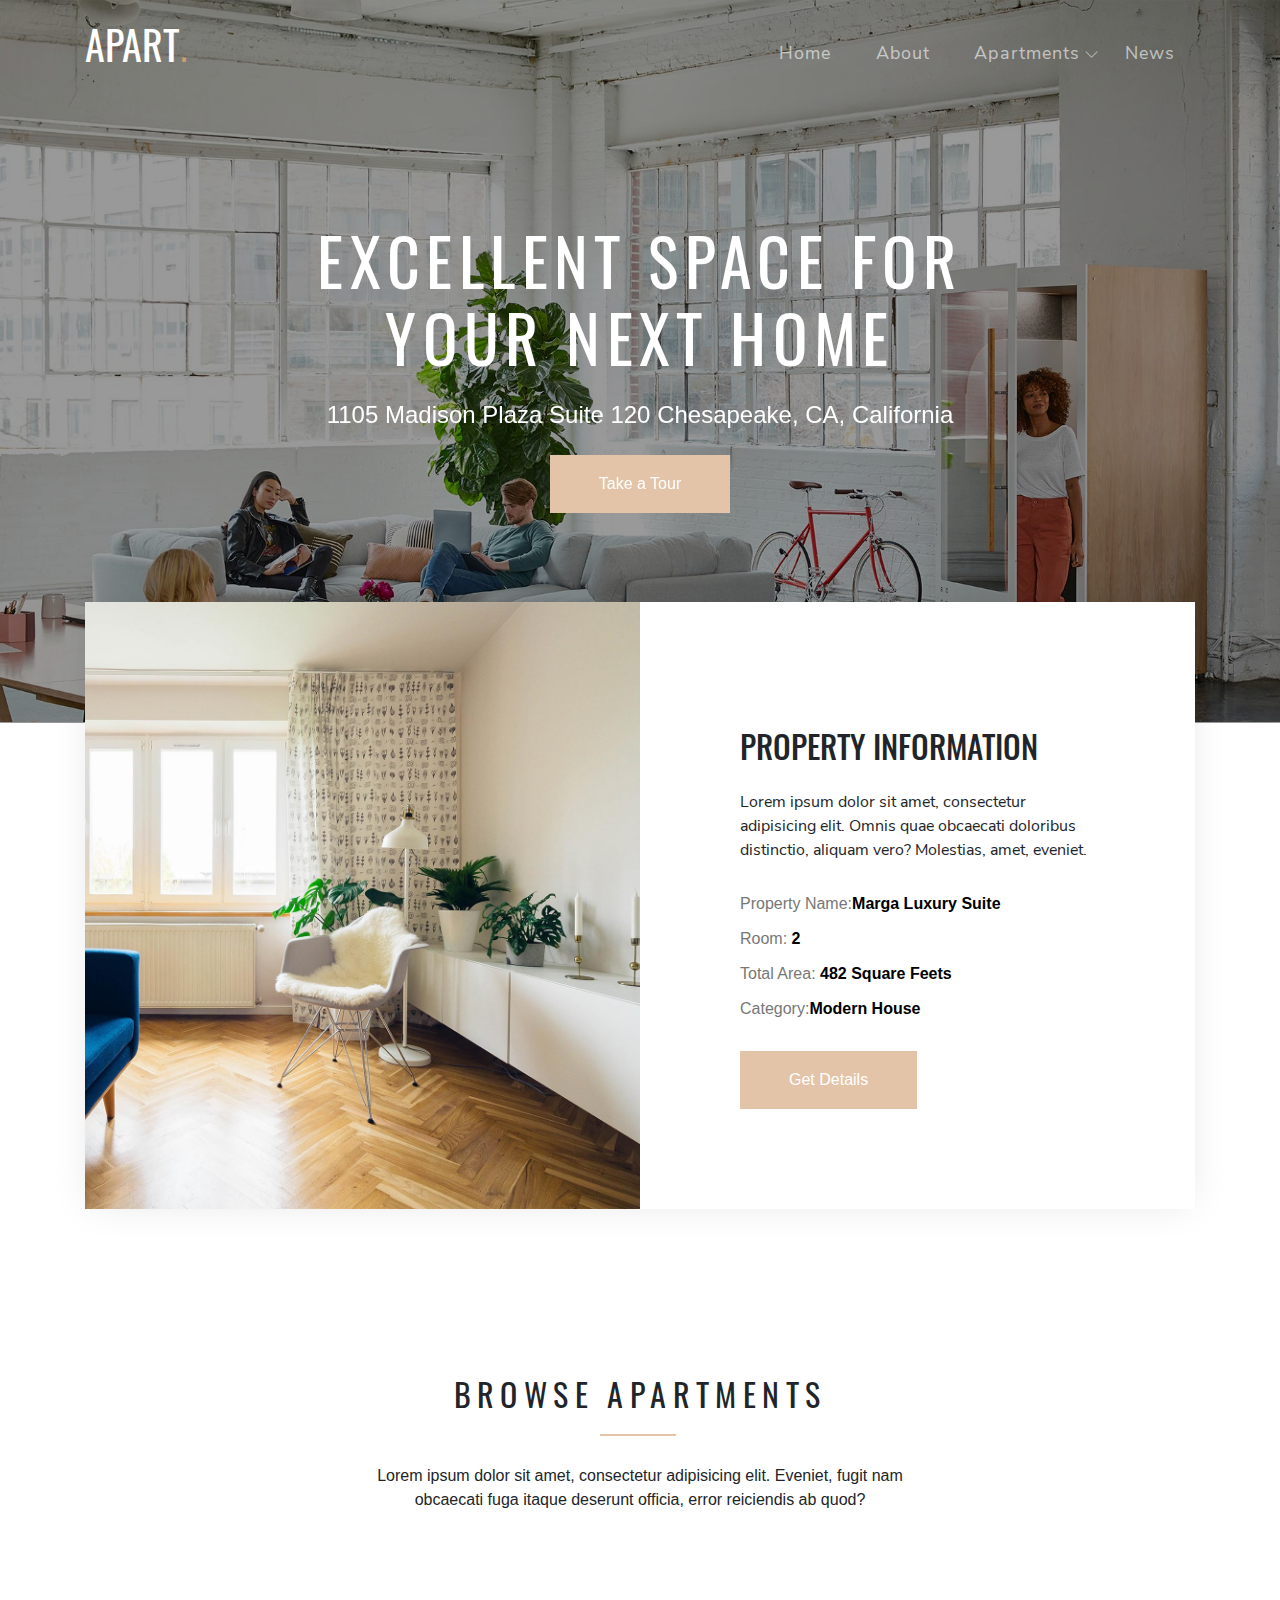
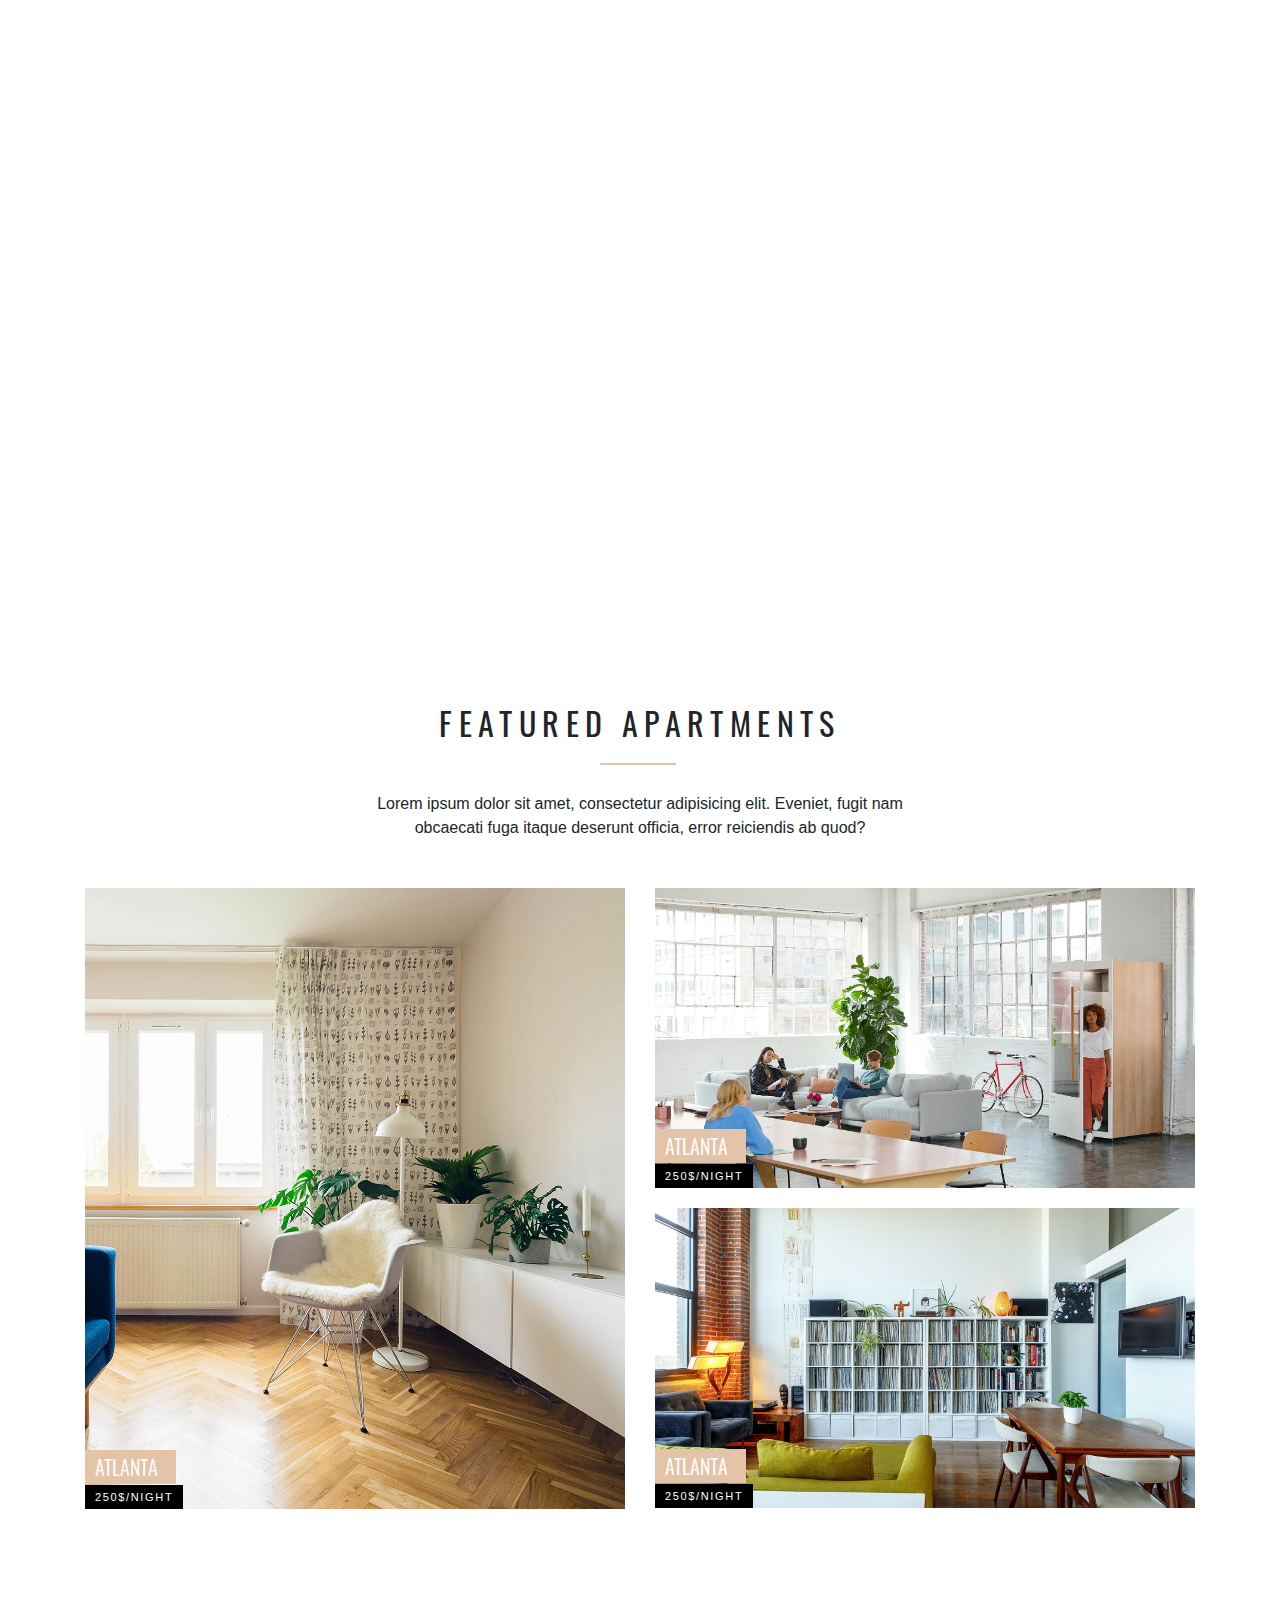
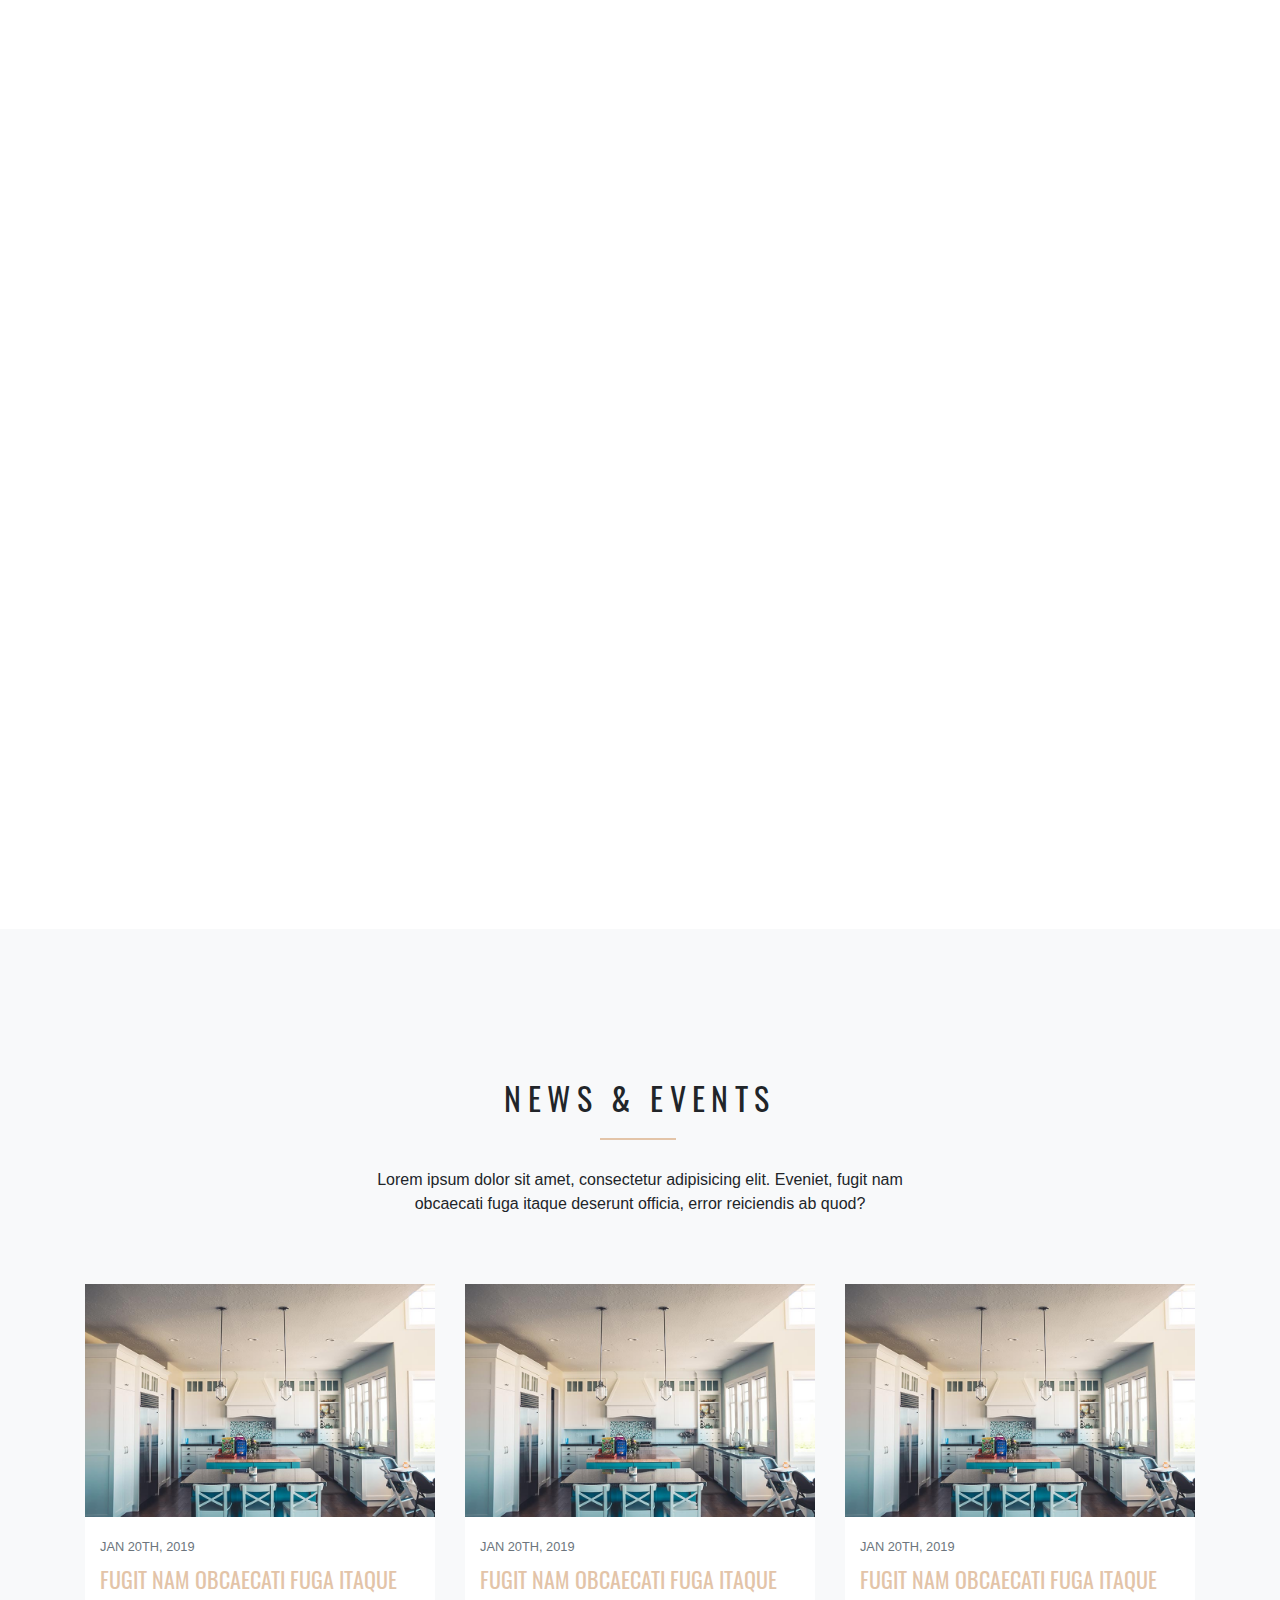
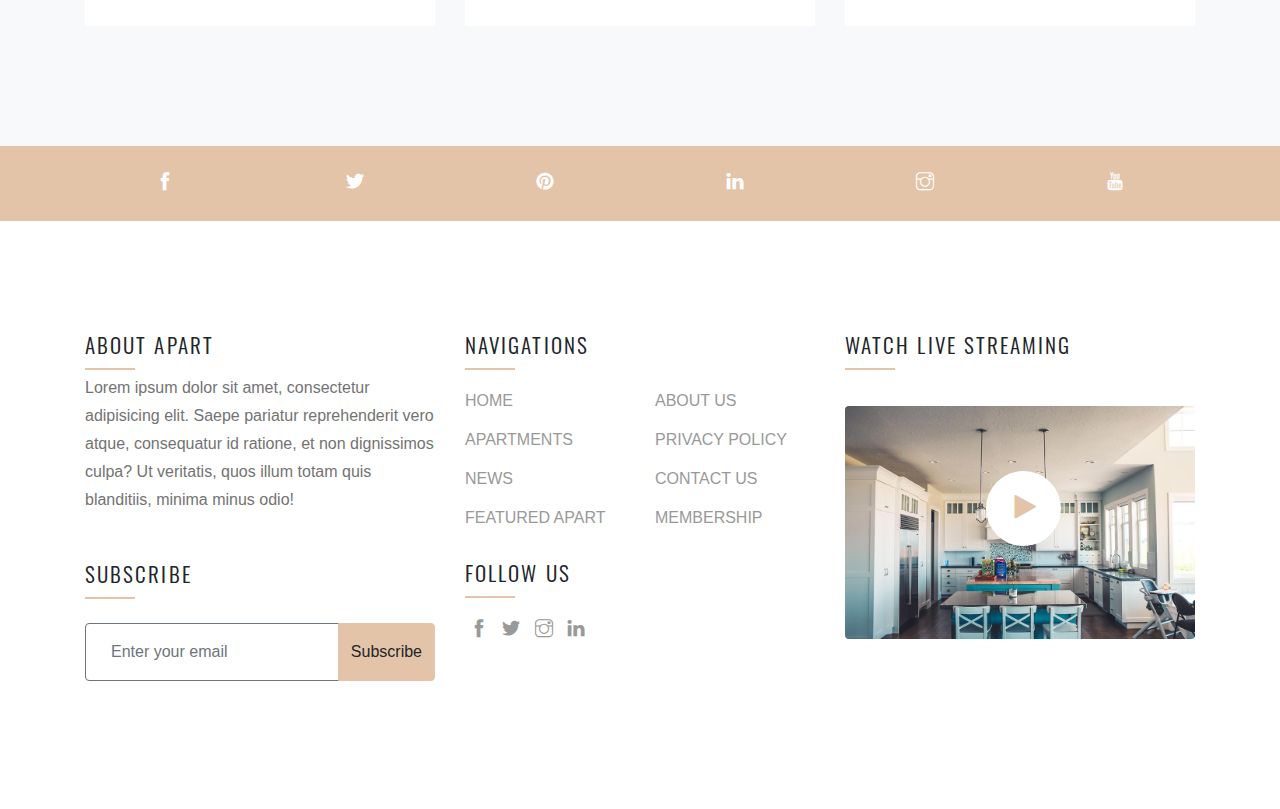
<file: index.html>
<!DOCTYPE html>
<html lang="en">
<head>
    <meta charset="UTF-8">
    <meta name="viewport" content="width=device-width, initial-scale=1.0">

    <!--========= stylesheets ========-->

    <link rel="stylesheet" href="css/animate.css">
    <link rel="stylesheet" href="css/bootstrap.min.css">
    <link rel="stylesheet" href="https://stackpath.bootstrapcdn.com/font-awesome/4.7.0/css/font-awesome.min.css">
    <link rel="stylesheet" href="css/all.css">
    <link rel="stylesheet" href="css/themify-icons.css">
    <link rel="stylesheet" href="css/aos.css">
    <link rel="stylesheet" href="css/magnific-popup.css">
    <link rel="stylesheet" href="css/owl.carousel.min.css">
    <link rel="stylesheet" href="css/owl.theme.default.min.css">
    <link rel="stylesheet" href="css/mediaelementplayer.css">
    <link rel="stylesheet" href="css/main.css">

    <title>Apart</title>

</head>
<body>
    <header class="header">
        <div class="container">
            <div class="nav-wrapper">
                <div class="row">
                    <div class="col-8 col-md-8 col-lg-4">
                        <h1 class="navbrand ">
                            <a href="index.html" class="navbrand-title"><strong>Apart</strong><span class="dot-text">.</span></a>
                        </h1>
                    </div>
                    <div class="col-4 col-md-4 col-lg-8">
                        <nav class="site-navigation text-right " role="navigation">
                            <div class="d-inline-block d-lg-none ml-md-0 mr-auto py-3"><a href="#" class="site-menu-toggle js-menu-toggle text-white"><span class="icon-menu h3"></span></a></div>
                            <ul class="site-menu d-none d-lg-block">
                                <li class="active">
                                    <a href="index.html">Home</a>
                                </li>
                                <li><a href="about.html">About</a></li>
                                <li class="has-children">
                                    <a href="apartments.html" class="ul-wrapper trans">Apartments <i class="ti-angle-down trans" style="font-family:'themify';"></i></a>
                                    <ul class="dropdown arrow-top">
                                        <li><a href="#">Rooms</a></li>
                                        <li><a href="#">Suites</a></li>
                                        <li class="has-children submenu">
                                            <a href="#" class="trans">Sub Menu <i class="ti-angle-right trans"></i></a>
                                            <ul class="dropdown child trans">
                                                <li><a href="#">Menu One</a></li>
                                                <li><a href="#">Menu Two</a></li>
                                                <li><a href="#">Menu Three</a></li>
                                            </ul>
                                        </li>
                                    </ul>
                                </li>
                                <li><a href="news.html">News</a></li>
                            </ul>
                        </nav>
                    </div>
                </div>
            </div>
                <!--============== navbar ends ==============-->
        </div>
        <div class="container">
            <div class="header-background row align-items-center justify-content-center">
                <div class="header-info col-md-8" data-aos="fade-up" data-aos-delay="200">
                    <h1>Excellent Space For Your Next Home</h1>
                    <p>1105 Madison Plaza Suite 120 Chesapeake, CA, California</p>
                    <a href="#" class="btn px-5 py-3 trans">Take a Tour</a>
                </div>
            </div>
        </div>
    </header>

    <div class="header-card-wrapper  align-items-center justify-content-center">
        <div class="container">
            <div class="card main mb-3 " >
                <div class="row no-gutters ">
                    <div class="col-md-6">
                        <div class="card-img">
                            <img src="images/hero_bg_1.jpg" class="card-img" alt="Living Room">
                        </div>
                    </div>
                    <div class="col-md-6">
                        <div class="card-body">
                            <h2 class="card-title">Property Information</h2>
                            <p class="card-text">Lorem ipsum dolor sit amet, consectetur adipisicing elit. Omnis quae obcaecati doloribus distinctio, aliquam vero? Molestias, amet, eveniet.</p>
                            <p class="card-text">
                                <ul class="list-info">
                                    <li>Property Name:<strong>Marga Luxury Suite</strong></li>
                                    <li>Room: <strong>2</strong></li>
                                    <li>Total Area: <strong>482 Square Feets</strong></li>
                                    <li>Category:<strong>Modern House</strong></li>
                                    <li><strong></strong></li>
                                </ul>
                            </p>
                            <a href="#" class="btn px-5 py-3 trans">Get Details</a>
                        </div>
                    </div>
                </div>
            </div>
        </div>
    </div>

    <!--================== Browse Apartments ============-->
    <section class="section-wrapper">
        <div class="container">
            <div class="main-apartments-wrapper">
                <div class="browse-header text-center mb-5">
                    <h2>Browse Apartments</h2>
                    <p>Lorem ipsum dolor sit amet, consectetur adipisicing elit. Eveniet, fugit nam obcaecati fuga itaque deserunt officia, error reiciendis ab quod?</p>
                </div>
                <div class="row">
                    <div class="col-lg-3 col-md-4 col-sm-12"  data-aos="fade-up" data-aos-delay="100">
                        <a href="#" class="unit-9">
                            <div class="image-1 trans"></div>
                            <div class="unit-9-content">
                                <h2>Nashville</h2>
                                <span>130$/night</span>
                            </div>
                        </a>
                    </div>
                    <div class="col-lg-3 col-md-4 col-sm-12" data-aos="fade-up" data-aos-delay="200">
                        <a href="#" class="unit-9">
                            <div class="image-2 trans"></div>
                            <div class="unit-9-content">
                                <h2>Baltimore</h2>
                                <span>200$/night</span>
                            </div>
                        </a>
                    </div>
                    <div class="col-lg-3 col-md-4 col-sm-12 " data-aos="fade-up" data-aos-delay="300">
                        <a href="#" class="unit-9">
                            <div class="image-3 trans"></div>
                            <div class="unit-9-content">
                                <h2>Austin</h2>
                                <span>140$/night</span>
                            </div>
                        </a>
                    </div>
                    <div class="col-lg-3 col-md-4 col-sm-12 " data-aos="fade-up" data-aos-delay="400">
                        <a href="#" class="unit-9">
                            <div class="image-4 trans"></div>
                            <div class="unit-9-content">
                                <h2>Atlanta</h2>
                                <span>250$/night</span>
                            </div>
                        </a>
                    </div>
                </div>
                <div class="browse-all">
                    <a href="#" class="btn my-2 mx-6" data-aos="fade-up" data-aos-delay="500">Browse All Apartments</a>
                </div>
            </div>
        </div>
    </section>
    <!--================== Browse Apartments ============-->

    <!--================= featured apartment=================-->
    <section class="section-wrapper">
        <div class="container">
            <div class="featured-wrapper">
                <div class="featured-header text-center mb-5">
                    <h2>Featured Apartments</h2>
                    <p>Lorem ipsum dolor sit amet, consectetur adipisicing elit. Eveniet, fugit nam obcaecati fuga itaque deserunt officia, error reiciendis ab quod?</p>
                </div>
                <div class="row">
                    <div class="col-lg-6 col-md-6 col-sm-12">
                        <div class="image-feature">
                            <a href="#" class="featured-img-wrapper first">
                                <div class="img image-1 trans"></div>
                                <div class="unit-9-content">
                                    <h2>Atlanta</h2>
                                    <span>250$/night</span>
                                </div>
                            </a>
                        </div>
                    </div>
                    <div class="col-lg-6 col-md-6 col-sm-12">
                        <div class="image-feature">
                            <a href="#" class="featured-img-wrapper">
                                <div class="img image-2 trans"></div>
                                <div class="unit-9-content">
                                    <h2>Atlanta</h2>
                                    <span>250$/night</span>
                                </div>
                            </a>
                            <a href="#" class="featured-img-wrapper">
                                <div class="img image-3 trans"></div>
                                <div class="unit-9-content">
                                    <h2>Atlanta</h2>
                                    <span>250$/night</span>
                                </div>
                            </a>
                        </div>
                    </div>
                </div>
            </div>
        </div>
    </section>
    <!--================= featured apartment=================-->

    <!--================ testemonial slider section =================-->
    <section class="section-wrapper">
        <div class="container" data-aos="fade-up">
            <div class="our-customers-header text-center mb-5">
                <h2>Love By Our Customers</h2>
                <p>Lorem ipsum dolor sit amet, consectetur adipisicing elit. Eveniet, fugit nam obcaecati fuga itaque deserunt officia, error reiciendis ab quod?</p>
            </div>
            <div class="owl-carousel">

                <div class="item">
                    <div class="text-center p-3 p-md-5 bg-white">
                        <div class="mb-4">            
                          <img src="images/person_1.jpg" alt="Image" class="w-50 mx-auto img-fluid rounded-circle">
                        </div>
                        <div class="text-black">
                          <h3 class="font-weight-light h5">Megan Smith</h3>
                          <p class="font-italic">&ldquo;Lorem ipsum dolor sit amet, consectetur adipisicing elit. Et, iusto. Aliquam illo, cum sed ea? Ducimus quos, ea?&rdquo;</p>
                        </div>
                    </div>
                </div>

                <div class="item">
                    <div class="text-center p-3 p-md-5 bg-white">
                        <div class="mb-4">            
                            <img src="images/person_2.jpg" alt="Image" class="w-50 mx-auto img-fluid rounded-circle">
                        </div>
                        <div class="text-black">
                            <h3 class="font-weight-light h5">Brooke Cagle</h3>
                            <p class="font-italic">&ldquo;Lorem ipsum dolor sit amet, consectetur adipisicing elit. Et, iusto. Aliquam illo, cum sed ea? Ducimus quos, ea?&rdquo;</p>
                        </div>
                    </div>
                </div>

                <div class="item">
                    <div class="text-center p-3 p-md-5 bg-white">
                        <div class="mb-4">            
                          <img src="images/person_3.jpg" alt="Image" class="w-50 mx-auto img-fluid rounded-circle">
                        </div>
                        <div class="text-black">
                          <h3 class="font-weight-light h5">Philip Martin</h3>
                          <p class="font-italic">&ldquo;Lorem ipsum dolor sit amet, consectetur adipisicing elit. Et, iusto. Aliquam illo, cum sed ea? Ducimus quos, ea?&rdquo;</p>
                        </div>
                    </div>
                </div>

                <div class="item">
                    <div class="text-center p-3 p-md-5 bg-white">
                        <div class="mb-4">            
                          <img src="images/person_4.jpg" alt="Image" class="w-50 mx-auto img-fluid rounded-circle">
                        </div>
                        <div class="text-black">
                          <h3 class="font-weight-light h5">Brook Smith</h3>
                          <p class="font-italic">&ldquo;Lorem ipsum dolor sit amet, consectetur adipisicing elit. Et, iusto. Aliquam illo, cum sed ea? Ducimus quos, ea?&rdquo;</p>
                        </div>
                    </div>
                </div>

            </div>
        </div>
    </section>
    <!--================ testemonial slider section =================-->

    <!--================ News and Events ==============-->
    <section class="section-wrapper news-section">
        <div class="container">
            <div class="our-customers-header text-center mb-5">
                <h2>News & Events</h2>
                <p>Lorem ipsum dolor sit amet, consectetur adipisicing elit. Eveniet, fugit nam obcaecati fuga itaque deserunt officia, error reiciendis ab quod?</p>
            </div>
            <div class="row">
                <div class="col-lg-4 col-sm-12">
                    <div class="event-wrapper">
                        <div class="event-img">
                            <a href="single.html">
                                <img src="images/img_1.jpg" alt="">
                            </a>
                        </div>
                        <div class="event-header">
                            <span class="small">Jan 20th, 2019</span>
                            <h1><a href="single.html" class="trans">Fugit nam obcaecati fuga itaque</a></h1>
                        </div>
                    </div>
                </div>
                <div class="col-lg-4 col-sm-12">
                    <div class="event-wrapper">
                        <div class="event-img">
                            <a href="single.html">
                                <img src="images/img_1.jpg" alt="">
                            </a>
                        </div>
                        <div class="event-header">
                            <span class="small">Jan 20th, 2019</span>
                            <h1><a href="single.html" class="trans">Fugit nam obcaecati fuga itaque</a></h1>
                        </div>
                    </div>
                </div>
                <div class="col-lg-4 col-sm-12">
                    <div class="event-wrapper">
                        <div class="event-img">
                            <a href="single.html">
                                <img src="images/img_1.jpg" alt="">
                            </a>
                        </div>
                        <div class="event-header">
                            <span class="small">Jan 20th, 2019</span>
                            <h1><a href="single.html" class="trans">Fugit nam obcaecati fuga itaque</a></h1>
                        </div>
                    </div>
                </div>
            </div>
        </div>
    </section>
    <!--================ News and Events ==============-->

    <!--================ social media =================-->
    <div class="social-media-bar">
        <div class="container">
            <div class="row">
                <a href="#" class="col-2 text-center py-4 social-icon d-block icons trans"><span class="ti-facebook text-white"></span></a>
                <a href="#" class="col-2 text-center py-4 social-icon d-block icons trans"><span class=" ti-twitter-alt text-white"></span></a>
                <a href="#" class="col-2 text-center py-4 social-icon d-block icons trans"><span class=" ti-pinterest-alt text-white"></span></a>
                <a href="#" class="col-2 text-center py-4 social-icon d-block icons trans"><span class=" ti-linkedin text-white"></span></a>
                <a href="#" class="col-2 text-center py-4 social-icon d-block icons trans"><span class=" ti-instagram text-white"></span></a>
                <a href="#" class="col-2 text-center py-4 social-icon d-block icons trans"><span class=" ti-youtube text-white"></span></a>
            </div>
        </div>
    </div>
    <!--================ social media =================-->

    <!--============= footer ===========-->
    <footer class="footer">
        <div class="container">
            <div class="row">
                <div class="col-lg-4 col-md-12 col-sm-12">
                    <div class="footer-col-wrapper">
                        <div class="footer-header mb-5">
                            <h3 class="mb-3">About Apart</h3>
                            <p>Lorem ipsum dolor sit amet, consectetur adipisicing elit. Saepe pariatur reprehenderit vero atque, consequatur id ratione, et non dignissimos culpa? 
                                Ut veritatis, quos illum totam quis blanditiis, minima minus odio!</p>
                        </div>
                        <div class="search-form">
                            <h3 class="footer-heading mb-4">Subscribe</h3>
                            <form action="#" method="post" class="site-block-subscribe">
                              <div class="input-group mb-3">
                                <input type="text" class="form-control border-secondary bg-transparent" placeholder="Enter your email"
                                  aria-label="Enter Email" aria-describedby="button-addon2">
                                <div class="input-group-append">
                                  <button class="btn btn-primary rounded-top-right-0" type="button" id="button-addon2">Subscribe</button>
                                </div>
                              </div>
                            </form>
                        </div>
                    </div>
                </div>

                <div class="col-lg-4 col-md-12 col-sm-12">
                    <div class="footer-col-wrapper">
                        <div class="footer-header ">
                            <h3 class="mb-3">Navigations</h3>
                        </div>
                        <div class="row">
                            <div class="col-md-6">
                                <ul class="footer-nav-list">
                                    <li><a href="index.html"> home</a></li>
                                    <li><a href="apartments.html">apartments</a></li>
                                    <li><a href="news.html"> news</a></li>
                                    <li><a href="#"> featured apart</a></li>
                                </ul>
                            </div>
                            <div class="col-md-6">
                                <ul class="footer-nav-list">
                                    <li><a href="about.html"> about us</a></li>
                                    <li><a href="#"> privacy policy</a></li>
                                    <li><a href="contact.html"> contact us</a></li>
                                    <li><a href="login.html"> membership</a></li>
                                </ul>
                            </div>
                        </div>
                        <div class="follow-us">
                            <h3 class="mb-3">Follow Us</h3>
                            <div class="social-footer">
                                <ul>
                                    <li><a href="#"><span class="ti-facebook"></span></a></li>
                                    <li><a href="#"><span class="ti-twitter-alt"></span></a></li>
                                    <li><a href="#"><span class="ti-instagram"></span></a></li>
                                    <li><a href="#"><span class="ti-linkedin"></span></a></li>
                                </ul>
                            </div>
                        </div>
                    </div>
                </div>

                <div class="col-lg-4 col-md-12 col-sm-12">
                    <div class="footer-col-wrapper">
                        <div class="footer-header mb-5">
                            <h3 class="mb-3">Watch Live Streaming</h3>
                        </div>
                        <div class="block-16">
                            <figure>
                              <img src="images/img_1.jpg" alt="Image placeholder" class="img-fluid rounded">
                              <a href="https://player.vimeo.com/video/401073827" class="play-button popup-vimeo"><i class="fas fa-play"></i></a>
                            </figure>
                          </div>
                    </div>
                </div>
            </div>
        </div>
    </footer>
    <!--============= footer ===========-->

    <!--============ script files ===========-->
    <script src="js/jQuery 3.4.1.js"></script>
    <script src="js/bootstrap.min.js"></script>
    <script src="js/owl.carousel.min.js"></script>
    <script src="js/aos.js"></script>
    <script src="js/mediaelement-and-player.min.js"></script>
    <script src="js/jquery.magnific-popup.min.js"></script>
    <script src="js/main.js"></script>

    <script>
	  $('.popup-vimeo').magnificPopup({
	    disableOn: 700,
	    type: 'iframe',
	    mainClass: 'mfp-fade',
	    removalDelay: 300,
	    preloader: true,
        fixedContentPos: false,
        iframe: {
            markup: '<div class="mfp-iframe-scaler">'+
            '<div class="mfp-close"></div>'+
            '<iframe class="mfp-iframe" frameborder="0" allowfullscreen></iframe>'+
          '</div>',
          patterns: {
              vimeo: {
                  index: "vimeo.com/",
                  id:"/",
                  src: "https://player.vimeo.com/video/401073827"
              }
          }
        }
	  });
    </script>
</body>
</html>
</file>
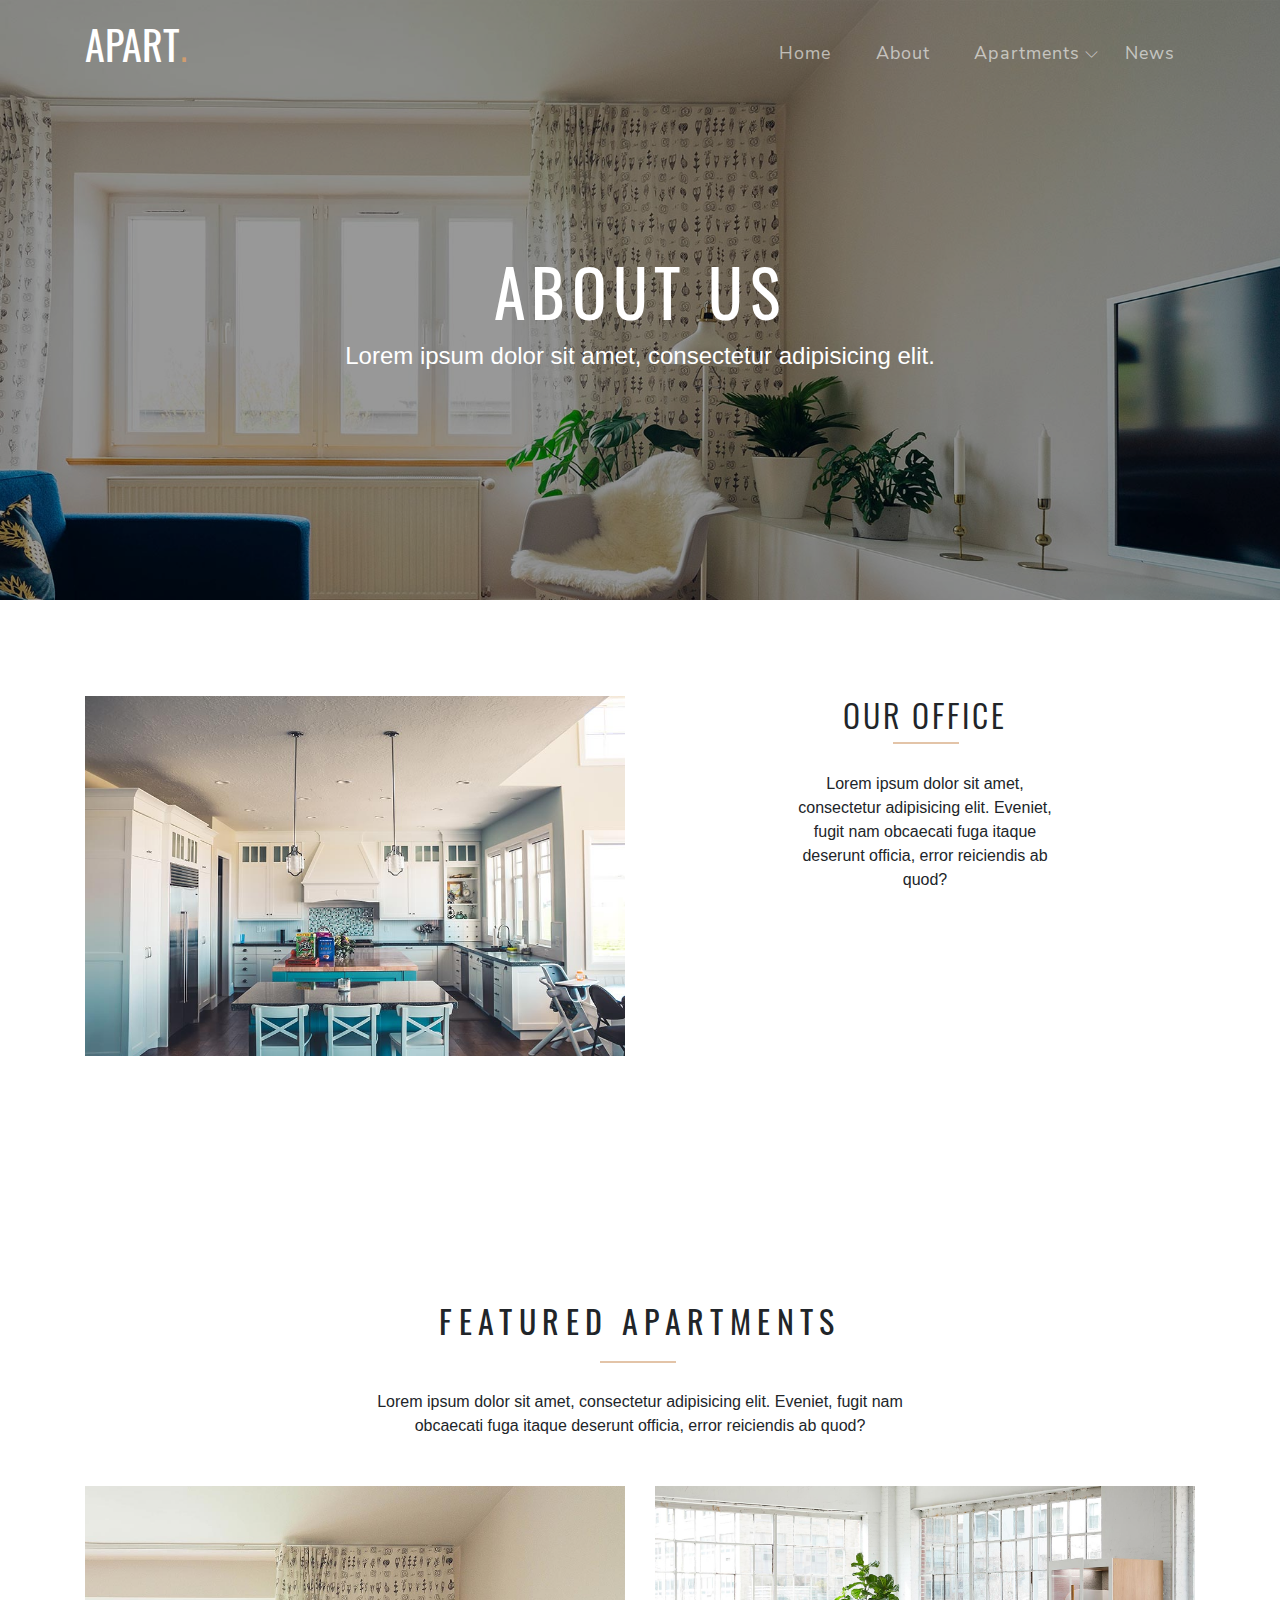
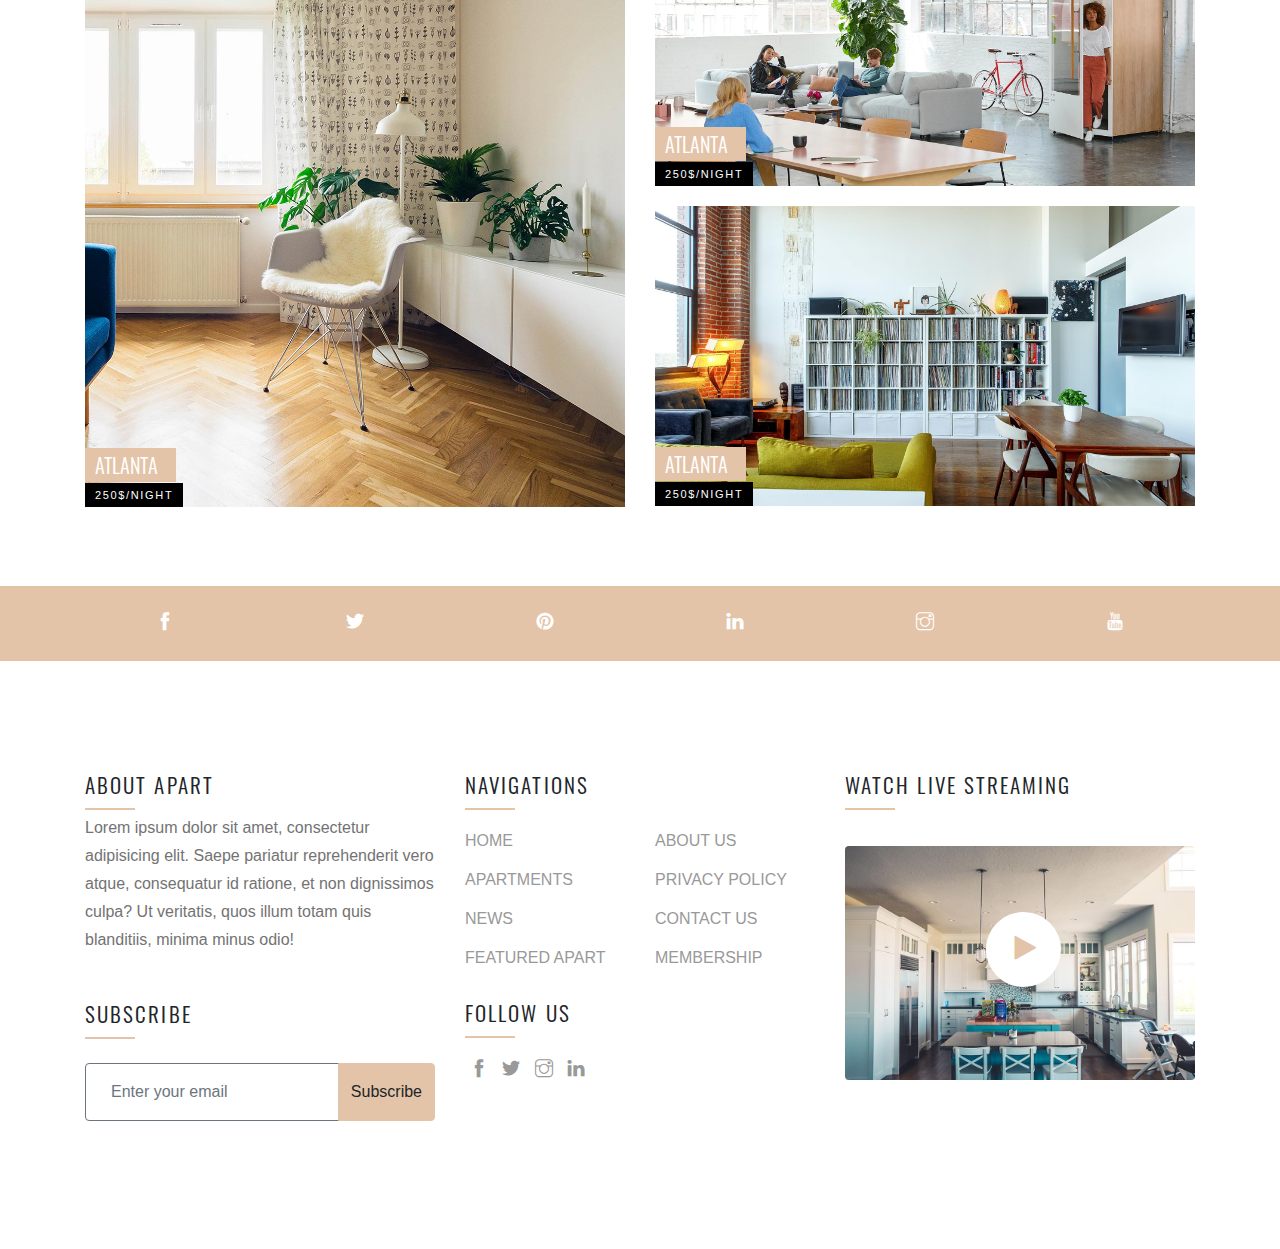
<file: about.html>
<!DOCTYPE html>
<html lang="en">

<head>
    <meta charset="UTF-8">
    <meta name="viewport" content="width=device-width, initial-scale=1.0">

    <!--========= stylesheets ========-->

    <link rel="stylesheet" href="css/animate.css">
    <link rel="stylesheet" href="css/bootstrap.min.css">
    <link rel="stylesheet" href="https://stackpath.bootstrapcdn.com/font-awesome/4.7.0/css/font-awesome.min.css">
    <link rel="stylesheet" href="css/all.css">
    <link rel="stylesheet" href="css/themify-icons.css">
    <link rel="stylesheet" href="css/aos.css">
    <link rel="stylesheet" href="css/magnific-popup.css">
    <link rel="stylesheet" href="css/owl.carousel.min.css">
    <link rel="stylesheet" href="css/owl.theme.default.min.css">
    <link rel="stylesheet" href="css/mediaelementplayer.css">
    <link rel="stylesheet" href="css/main.css">

    <title>About Us</title>

</head>

<body>
    <header class="header about-header-page">
        <div class="container">
            <div class="nav-wrapper">
                <div class="row">
                    <div class="col-8 col-md-8 col-lg-4">
                        <h1 class="navbrand ">
                            <a href="index.html" class="navbrand-title"><strong>Apart</strong><span
                                    class="dot-text">.</span></a>
                        </h1>
                    </div>
                    <div class="col-4 col-md-4 col-lg-8">
                        <nav class="site-navigation text-right " role="navigation">
                            <div class="d-inline-block d-lg-none ml-md-0 mr-auto py-3"><a href="#"
                                    class="site-menu-toggle js-menu-toggle text-white"><span
                                        class="icon-menu h3"></span></a></div>
                            <ul class="site-menu d-none d-lg-block">
                                <li class="active">
                                    <a href="index.html">Home</a>
                                </li>
                                <li><a href="about.html">About</a></li>
                                <li class="has-children">
                                    <a href="apartments.html" class="ul-wrapper trans">Apartments <i
                                            class="ti-angle-down trans" style="font-family:'themify';"></i></a>
                                    <ul class="dropdown arrow-top">
                                        <li><a href="#">Rooms</a></li>
                                        <li><a href="#">Suites</a></li>
                                        <li class="has-children submenu">
                                            <a href="#" class="trans">Sub Menu <i class="ti-angle-right trans"></i></a>
                                            <ul class="dropdown child trans">
                                                <li><a href="#">Menu One</a></li>
                                                <li><a href="#">Menu Two</a></li>
                                                <li><a href="#">Menu Three</a></li>
                                            </ul>
                                        </li>
                                    </ul>
                                </li>
                                <li><a href="news.html">News</a></li>
                            </ul>
                        </nav>
                    </div>
                </div>
            </div>
            <div class="about-headline">
                <h1>about us</h1>
                <p>Lorem ipsum dolor sit amet, consectetur adipisicing elit.</p>
            </div>
        </div>
    </header>
    <!--============== navbar ends ==============-->

    <!-- ==== our office ====-->
    <section class="section our-office">
        <div class="container">
            <div class="row">
                <div class="col-md-6">
                    <div class="office-row-wrapper">
                        <img src="images/img_1.jpg" alt="our office">
                    </div>
                </div>
                <div class="col-md-6">
                    <div class="office-row-wrapper">
                        <h2>our office</h2>
                        <p>Lorem ipsum dolor sit amet, consectetur adipisicing elit. Eveniet, fugit nam obcaecati fuga itaque deserunt officia, error reiciendis ab quod?</p>
                    </div>
                </div>
            </div>
        </div>
    </section>

        <!--================= featured apartment=================-->
        <section class="section-wrapper">
            <div class="container">
                <div class="featured-wrapper">
                    <div class="featured-header text-center mb-5">
                        <h2>Featured Apartments</h2>
                        <p>Lorem ipsum dolor sit amet, consectetur adipisicing elit. Eveniet, fugit nam obcaecati fuga itaque deserunt officia, error reiciendis ab quod?</p>
                    </div>
                    <div class="row">
                        <div class="col-lg-6 col-md-6 col-sm-12">
                            <div class="image-feature">
                                <a href="#" class="featured-img-wrapper first">
                                    <div class="img image-1 trans"></div>
                                    <div class="unit-9-content">
                                        <h2>Atlanta</h2>
                                        <span>250$/night</span>
                                    </div>
                                </a>
                            </div>
                        </div>
                        <div class="col-lg-6 col-md-6 col-sm-12">
                            <div class="image-feature">
                                <a href="#" class="featured-img-wrapper">
                                    <div class="img image-2 trans"></div>
                                    <div class="unit-9-content">
                                        <h2>Atlanta</h2>
                                        <span>250$/night</span>
                                    </div>
                                </a>
                                <a href="#" class="featured-img-wrapper">
                                    <div class="img image-3 trans"></div>
                                    <div class="unit-9-content">
                                        <h2>Atlanta</h2>
                                        <span>250$/night</span>
                                    </div>
                                </a>
                            </div>
                        </div>
                    </div>
                </div>
            </div>
        </section>
        <!--================= featured apartment=================-->

        
    <!--================ social media =================-->
    <div class="social-media-bar">
        <div class="container">
            <div class="row">
                <a href="#" class="col-2 text-center py-4 social-icon d-block icons trans"><span class="ti-facebook text-white"></span></a>
                <a href="#" class="col-2 text-center py-4 social-icon d-block icons trans"><span class=" ti-twitter-alt text-white"></span></a>
                <a href="#" class="col-2 text-center py-4 social-icon d-block icons trans"><span class=" ti-pinterest-alt text-white"></span></a>
                <a href="#" class="col-2 text-center py-4 social-icon d-block icons trans"><span class=" ti-linkedin text-white"></span></a>
                <a href="#" class="col-2 text-center py-4 social-icon d-block icons trans"><span class=" ti-instagram text-white"></span></a>
                <a href="#" class="col-2 text-center py-4 social-icon d-block icons trans"><span class=" ti-youtube text-white"></span></a>
            </div>
        </div>
    </div>
    <!--================ social media =================-->

    <!--============= footer ===========-->
    <footer class="footer">
        <div class="container">
            <div class="row">
                <div class="col-lg-4 col-md-12 col-sm-12">
                    <div class="footer-col-wrapper">
                        <div class="footer-header mb-5">
                            <h3 class="mb-3">About Apart</h3>
                            <p>Lorem ipsum dolor sit amet, consectetur adipisicing elit. Saepe pariatur reprehenderit
                                vero atque, consequatur id ratione, et non dignissimos culpa?
                                Ut veritatis, quos illum totam quis blanditiis, minima minus odio!</p>
                        </div>
                        <div class="search-form">
                            <h3 class="footer-heading mb-4">Subscribe</h3>
                            <form action="#" method="post" class="site-block-subscribe">
                                <div class="input-group mb-3">
                                    <input type="text" class="form-control border-secondary bg-transparent"
                                        placeholder="Enter your email" aria-label="Enter Email"
                                        aria-describedby="button-addon2">
                                    <div class="input-group-append">
                                        <button class="btn btn-primary rounded-top-right-0" type="button"
                                            id="button-addon2">Subscribe</button>
                                    </div>
                                </div>
                            </form>
                        </div>
                    </div>
                </div>

                <div class="col-lg-4 col-md-12 col-sm-12">
                    <div class="footer-col-wrapper">
                        <div class="footer-header ">
                            <h3 class="mb-3">Navigations</h3>
                        </div>
                        <div class="row">
                            <div class="col-md-6">
                                <ul class="footer-nav-list">
                                    <li><a href="index.html"> home</a></li>
                                    <li><a href="apartments.html">apartments</a></li>
                                    <li><a href="news.html"> news</a></li>
                                    <li><a href="#"> featured apart</a></li>
                                </ul>
                            </div>
                            <div class="col-md-6">
                                <ul class="footer-nav-list">
                                    <li><a href="about.html"> about us</a></li>
                                    <li><a href="#"> privacy policy</a></li>
                                    <li><a href="contact.html"> contact us</a></li>
                                    <li><a href="login.html"> membership</a></li>
                                </ul>
                            </div>
                        </div>
                        <div class="follow-us">
                            <h3 class="mb-3">Follow Us</h3>
                            <div class="social-footer">
                                <ul>
                                    <li><a href="#"><span class="ti-facebook"></span></a></li>
                                    <li><a href="#"><span class="ti-twitter-alt"></span></a></li>
                                    <li><a href="#"><span class="ti-instagram"></span></a></li>
                                    <li><a href="#"><span class="ti-linkedin"></span></a></li>
                                </ul>
                            </div>
                        </div>
                    </div>
                </div>

                <div class="col-lg-4 col-md-12 col-sm-12">
                    <div class="footer-col-wrapper">
                        <div class="footer-header mb-5">
                            <h3 class="mb-3">Watch Live Streaming</h3>
                        </div>
                        <div class="block-16">
                            <figure>
                                <img src="images/img_1.jpg" alt="Image placeholder" class="img-fluid rounded">
                                <a href="https://player.vimeo.com/video/401073827" class="play-button popup-vimeo"><i
                                        class="fas fa-play"></i></a>
                            </figure>
                        </div>
                    </div>
                </div>
            </div>
        </div>
    </footer>
    <!--============= footer ===========-->

    <!--============ script files ===========-->
    <script src="js/jQuery 3.4.1.js"></script>
    <script src="js/bootstrap.min.js"></script>
    <script src="js/owl.carousel.min.js"></script>
    <script src="js/aos.js"></script>
    <script src="js/mediaelement-and-player.min.js"></script>
    <script src="js/jquery.magnific-popup.min.js"></script>
    <script src="js/main.js"></script>

    <script>
        $('.popup-vimeo').magnificPopup({
            disableOn: 700,
            type: 'iframe',
            mainClass: 'mfp-fade',
            removalDelay: 300,
            preloader: true,
            fixedContentPos: false,
            iframe: {
                markup: '<div class="mfp-iframe-scaler">' +
                    '<div class="mfp-close"></div>' +
                    '<iframe class="mfp-iframe" frameborder="0" allowfullscreen></iframe>' +
                    '</div>',
                patterns: {
                    vimeo: {
                        index: "vimeo.com/",
                        id: "/",
                        src: "https://player.vimeo.com/video/401073827"
                    }
                }
            }
        });
    </script>
</body>

</html>
</file>
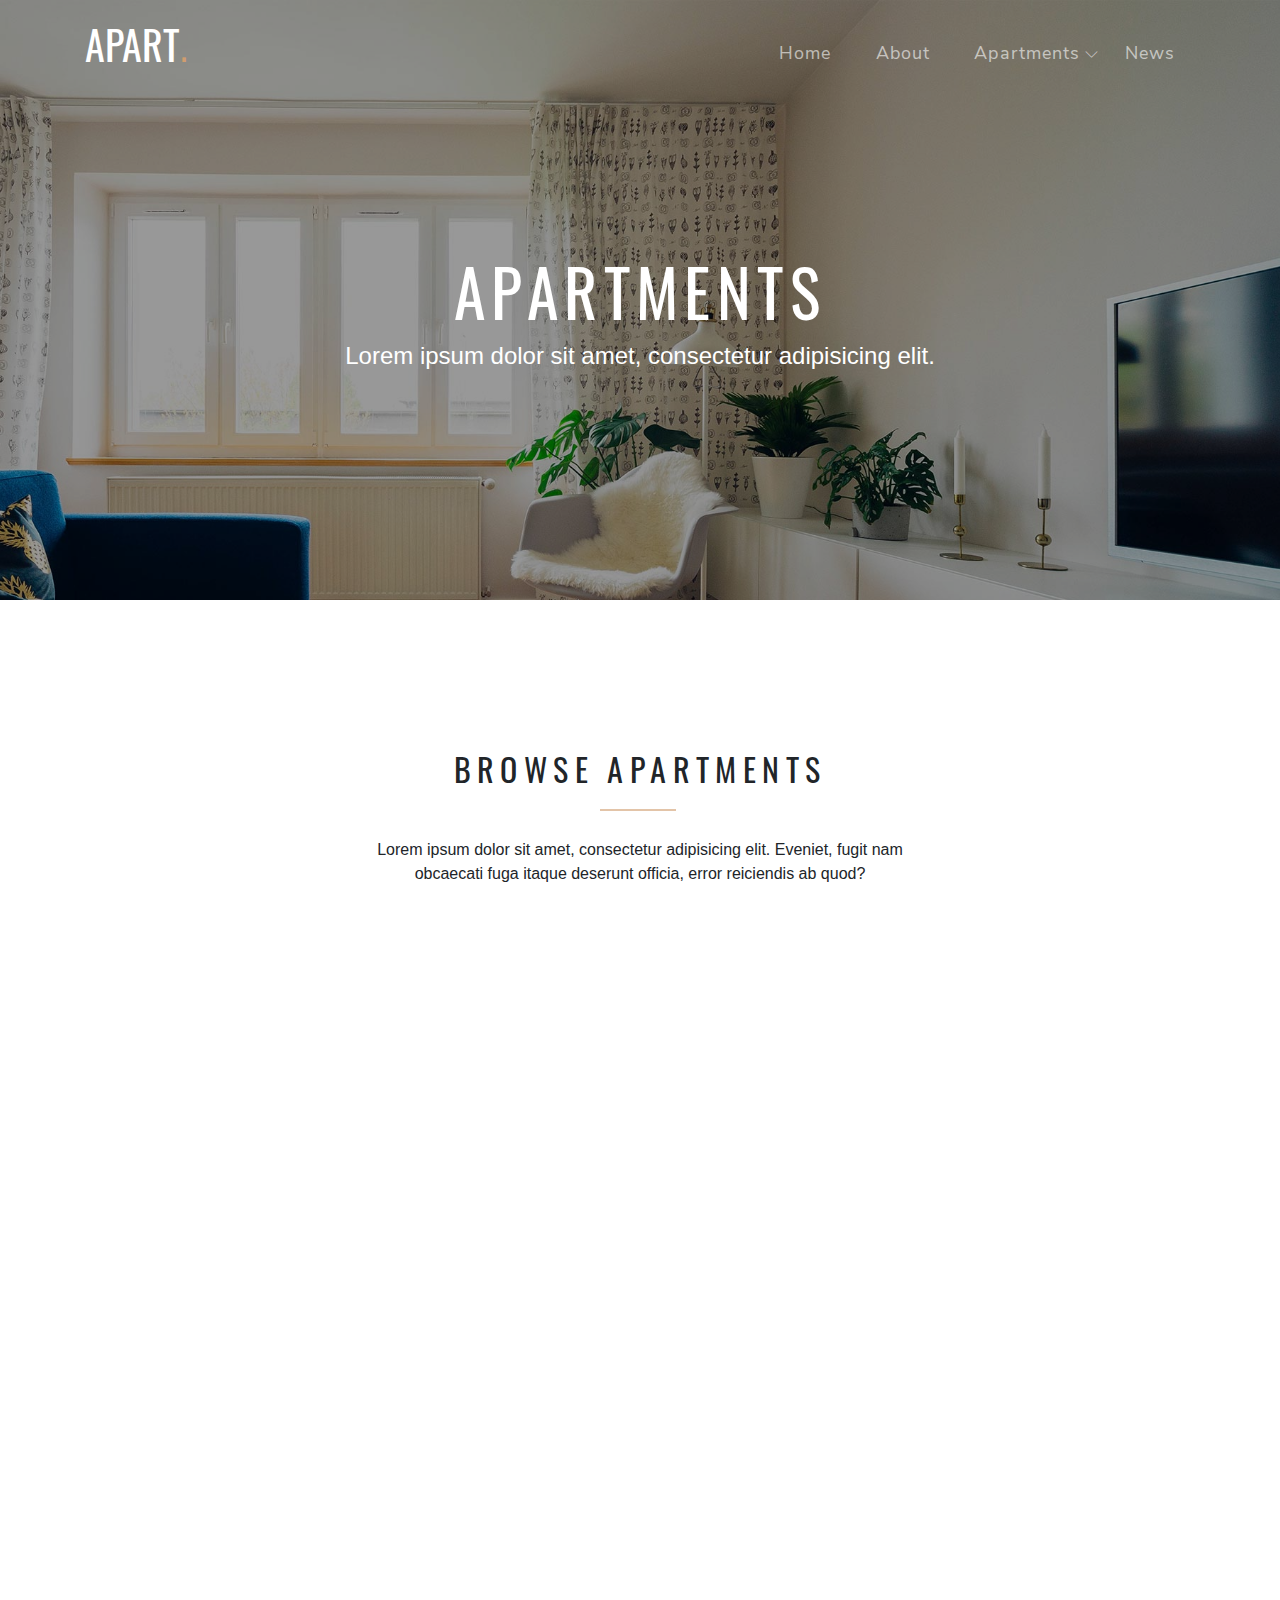
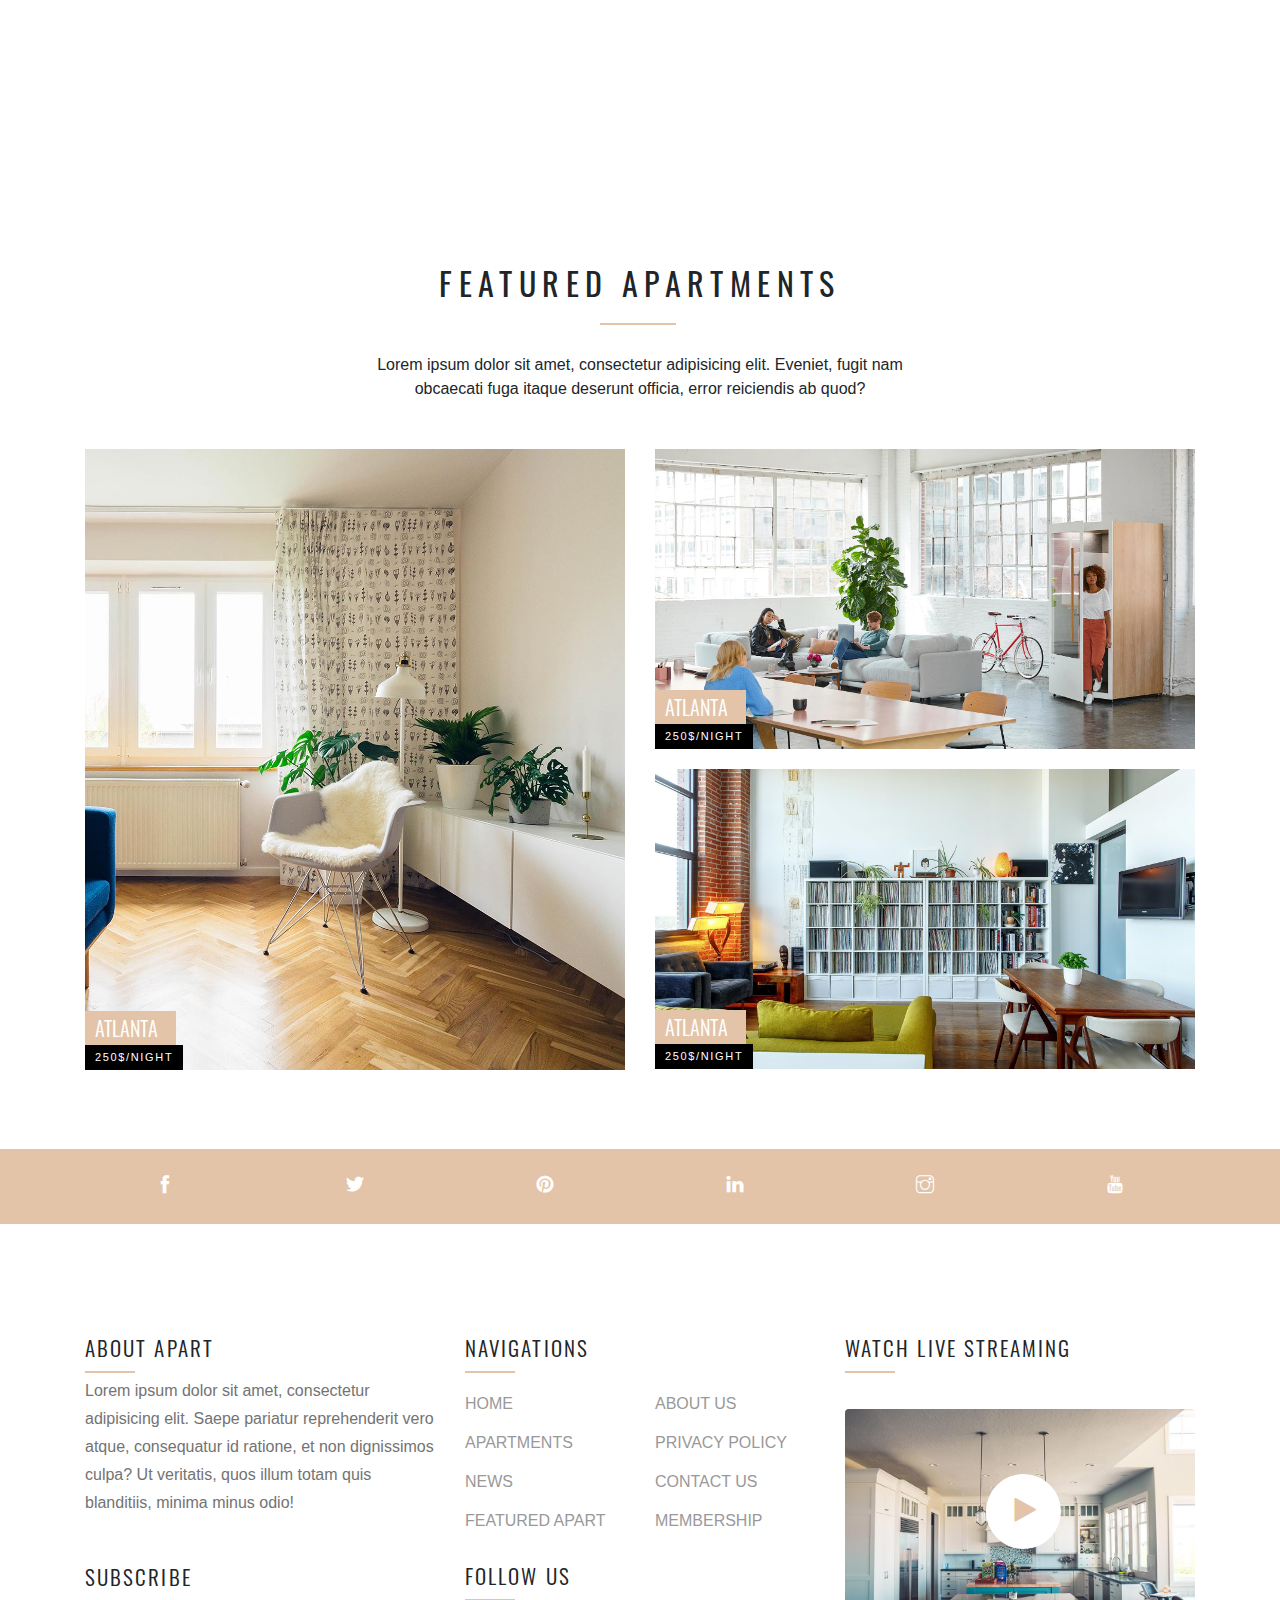
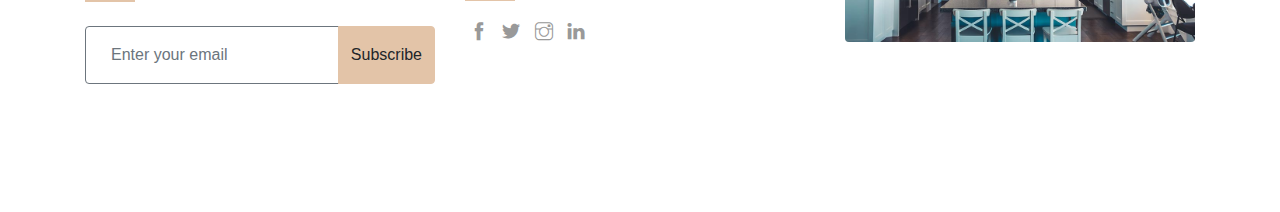
<file: apartments.html>
<!DOCTYPE html>
<html lang="en">

<head>
    <meta charset="UTF-8">
    <meta name="viewport" content="width=device-width, initial-scale=1.0">

    <!--========= stylesheets ========-->

    <link rel="stylesheet" href="css/animate.css">
    <link rel="stylesheet" href="css/bootstrap.min.css">
    <link rel="stylesheet" href="https://stackpath.bootstrapcdn.com/font-awesome/4.7.0/css/font-awesome.min.css">
    <link rel="stylesheet" href="css/all.css">
    <link rel="stylesheet" href="css/themify-icons.css">
    <link rel="stylesheet" href="css/aos.css">
    <link rel="stylesheet" href="css/magnific-popup.css">
    <link rel="stylesheet" href="css/owl.carousel.min.css">
    <link rel="stylesheet" href="css/owl.theme.default.min.css">
    <link rel="stylesheet" href="css/mediaelementplayer.css">
    <link rel="stylesheet" href="css/main.css">

    <title>Apartments</title>

</head>

<body>
    <header class="header about-header-page">
        <div class="container">
            <div class="nav-wrapper">
                <div class="row">
                    <div class="col-8 col-md-8 col-lg-4">
                        <h1 class="navbrand ">
                            <a href="index.html" class="navbrand-title"><strong>Apart</strong><span
                                    class="dot-text">.</span></a>
                        </h1>
                    </div>
                    <div class="col-4 col-md-4 col-lg-8">
                        <nav class="site-navigation text-right " role="navigation">
                            <div class="d-inline-block d-lg-none ml-md-0 mr-auto py-3"><a href="#"
                                    class="site-menu-toggle js-menu-toggle text-white"><span
                                        class="icon-menu h3"></span></a></div>
                            <ul class="site-menu d-none d-lg-block">
                                <li class="active">
                                    <a href="index.html">Home</a>
                                </li>
                                <li><a href="about.html">About</a></li>
                                <li class="has-children">
                                    <a href="apartments.html" class="ul-wrapper trans">Apartments <i
                                            class="ti-angle-down trans" style="font-family:'themify';"></i></a>
                                    <ul class="dropdown arrow-top">
                                        <li><a href="#">Rooms</a></li>
                                        <li><a href="#">Suites</a></li>
                                        <li class="has-children submenu">
                                            <a href="#" class="trans">Sub Menu <i class="ti-angle-right trans"></i></a>
                                            <ul class="dropdown child trans">
                                                <li><a href="#">Menu One</a></li>
                                                <li><a href="#">Menu Two</a></li>
                                                <li><a href="#">Menu Three</a></li>
                                            </ul>
                                        </li>
                                    </ul>
                                </li>
                                <li><a href="news.html">News</a></li>
                            </ul>
                        </nav>
                    </div>
                </div>
            </div>
            <div class="about-headline">
                <h1>apartments</h1>
                <p>Lorem ipsum dolor sit amet, consectetur adipisicing elit.</p>
            </div>
        </div>
    </header>
    <!--============== navbar ends ==============-->

    
    <!--================== Browse Apartments ============-->
    <section class="section-wrapper">
        <div class="container">
            <div class="main-apartments-wrapper">
                <div class="browse-header text-center mb-5">
                    <h2>Browse Apartments</h2>
                    <p>Lorem ipsum dolor sit amet, consectetur adipisicing elit. Eveniet, fugit nam obcaecati fuga itaque deserunt officia, error reiciendis ab quod?</p>
                </div>
                <div class="row">
                    <div class="col-lg-3 col-md-4 col-sm-12"  data-aos="fade-up" data-aos-delay="100">
                        <a href="#" class="unit-9">
                            <div class="image-1 trans"></div>
                            <div class="unit-9-content">
                                <h2>Nashville</h2>
                                <span>130$/night</span>
                            </div>
                        </a>
                    </div>
                    <div class="col-lg-3 col-md-4 col-sm-12" data-aos="fade-up" data-aos-delay="200">
                        <a href="#" class="unit-9">
                            <div class="image-2 trans"></div>
                            <div class="unit-9-content">
                                <h2>Baltimore</h2>
                                <span>200$/night</span>
                            </div>
                        </a>
                    </div>
                    <div class="col-lg-3 col-md-4 col-sm-12 " data-aos="fade-up" data-aos-delay="300">
                        <a href="#" class="unit-9">
                            <div class="image-3 trans"></div>
                            <div class="unit-9-content">
                                <h2>Austin</h2>
                                <span>140$/night</span>
                            </div>
                        </a>
                    </div>
                    <div class="col-lg-3 col-md-4 col-sm-12 " data-aos="fade-up" data-aos-delay="400">
                        <a href="#" class="unit-9">
                            <div class="image-4 trans"></div>
                            <div class="unit-9-content">
                                <h2>Atlanta</h2>
                                <span>250$/night</span>
                            </div>
                        </a>
                    </div>
                    <div class="col-lg-3 col-md-4 col-sm-12 " data-aos="fade-up" data-aos-delay="400">
                        <a href="#" class="unit-9">
                            <div class="image-4 trans"></div>
                            <div class="unit-9-content">
                                <h2>Atlanta</h2>
                                <span>250$/night</span>
                            </div>
                        </a>
                    </div>
                    <div class="col-lg-3 col-md-4 col-sm-12 " data-aos="fade-up" data-aos-delay="300">
                        <a href="#" class="unit-9">
                            <div class="image-3 trans"></div>
                            <div class="unit-9-content">
                                <h2>Austin</h2>
                                <span>140$/night</span>
                            </div>
                        </a>
                    </div>
                    <div class="col-lg-3 col-md-4 col-sm-12"  data-aos="fade-up" data-aos-delay="100">
                        <a href="#" class="unit-9">
                            <div class="image-1 trans"></div>
                            <div class="unit-9-content">
                                <h2>Nashville</h2>
                                <span>130$/night</span>
                            </div>
                        </a>
                    </div>
                    <div class="col-lg-3 col-md-4 col-sm-12 " data-aos="fade-up" data-aos-delay="300">
                        <a href="#" class="unit-9">
                            <div class="image-3 trans"></div>
                            <div class="unit-9-content">
                                <h2>Austin</h2>
                                <span>140$/night</span>
                            </div>
                        </a>
                    </div>
                </div>

            </div>
        </div>
    </section>
    <!--================== Browse Apartments ============-->

    <!--================= featured apartment=================-->
    <section class="section-wrapper">
        <div class="container">
            <div class="featured-wrapper">
                <div class="featured-header text-center mb-5">
                    <h2>Featured Apartments</h2>
                    <p>Lorem ipsum dolor sit amet, consectetur adipisicing elit. Eveniet, fugit nam obcaecati fuga itaque deserunt officia, error reiciendis ab quod?</p>
                </div>
                <div class="row">
                    <div class="col-lg-6 col-md-6 col-sm-12">
                        <div class="image-feature">
                            <a href="#" class="featured-img-wrapper first">
                                <div class="img image-1 trans"></div>
                                <div class="unit-9-content">
                                    <h2>Atlanta</h2>
                                    <span>250$/night</span>
                                </div>
                            </a>
                        </div>
                    </div>
                    <div class="col-lg-6 col-md-6 col-sm-12">
                        <div class="image-feature">
                            <a href="#" class="featured-img-wrapper">
                                <div class="img image-2 trans"></div>
                                <div class="unit-9-content">
                                    <h2>Atlanta</h2>
                                    <span>250$/night</span>
                                </div>
                            </a>
                            <a href="#" class="featured-img-wrapper">
                                <div class="img image-3 trans"></div>
                                <div class="unit-9-content">
                                    <h2>Atlanta</h2>
                                    <span>250$/night</span>
                                </div>
                            </a>
                        </div>
                    </div>
                </div>
            </div>
        </div>
    </section>
    <!--================= featured apartment=================-->
        
    <!--================ social media =================-->
    <div class="social-media-bar">
        <div class="container">
            <div class="row">
                <a href="#" class="col-2 text-center py-4 social-icon d-block icons trans"><span class="ti-facebook text-white"></span></a>
                <a href="#" class="col-2 text-center py-4 social-icon d-block icons trans"><span class=" ti-twitter-alt text-white"></span></a>
                <a href="#" class="col-2 text-center py-4 social-icon d-block icons trans"><span class=" ti-pinterest-alt text-white"></span></a>
                <a href="#" class="col-2 text-center py-4 social-icon d-block icons trans"><span class=" ti-linkedin text-white"></span></a>
                <a href="#" class="col-2 text-center py-4 social-icon d-block icons trans"><span class=" ti-instagram text-white"></span></a>
                <a href="#" class="col-2 text-center py-4 social-icon d-block icons trans"><span class=" ti-youtube text-white"></span></a>
            </div>
        </div>
    </div>
    <!--================ social media =================-->

    <!--============= footer ===========-->
    <footer class="footer">
        <div class="container">
            <div class="row">
                <div class="col-lg-4 col-md-12 col-sm-12">
                    <div class="footer-col-wrapper">
                        <div class="footer-header mb-5">
                            <h3 class="mb-3">About Apart</h3>
                            <p>Lorem ipsum dolor sit amet, consectetur adipisicing elit. Saepe pariatur reprehenderit
                                vero atque, consequatur id ratione, et non dignissimos culpa?
                                Ut veritatis, quos illum totam quis blanditiis, minima minus odio!</p>
                        </div>
                        <div class="search-form">
                            <h3 class="footer-heading mb-4">Subscribe</h3>
                            <form action="#" method="post" class="site-block-subscribe">
                                <div class="input-group mb-3">
                                    <input type="text" class="form-control border-secondary bg-transparent"
                                        placeholder="Enter your email" aria-label="Enter Email"
                                        aria-describedby="button-addon2">
                                    <div class="input-group-append">
                                        <button class="btn btn-primary rounded-top-right-0" type="button"
                                            id="button-addon2">Subscribe</button>
                                    </div>
                                </div>
                            </form>
                        </div>
                    </div>
                </div>

                <div class="col-lg-4 col-md-12 col-sm-12">
                    <div class="footer-col-wrapper">
                        <div class="footer-header ">
                            <h3 class="mb-3">Navigations</h3>
                        </div>
                        <div class="row">
                            <div class="col-md-6">
                                <ul class="footer-nav-list">
                                    <li><a href="index.html"> home</a></li>
                                    <li><a href="apartments.html">apartments</a></li>
                                    <li><a href="news.html"> news</a></li>
                                    <li><a href="#"> featured apart</a></li>
                                </ul>
                            </div>
                            <div class="col-md-6">
                                <ul class="footer-nav-list">
                                    <li><a href="about.html"> about us</a></li>
                                    <li><a href="#"> privacy policy</a></li>
                                    <li><a href="contact.html"> contact us</a></li>
                                    <li><a href="login.html"> membership</a></li>
                                </ul>
                            </div>
                        </div>
                        <div class="follow-us">
                            <h3 class="mb-3">Follow Us</h3>
                            <div class="social-footer">
                                <ul>
                                    <li><a href="#"><span class="ti-facebook"></span></a></li>
                                    <li><a href="#"><span class="ti-twitter-alt"></span></a></li>
                                    <li><a href="#"><span class="ti-instagram"></span></a></li>
                                    <li><a href="#"><span class="ti-linkedin"></span></a></li>
                                </ul>
                            </div>
                        </div>
                    </div>
                </div>

                <div class="col-lg-4 col-md-12 col-sm-12">
                    <div class="footer-col-wrapper">
                        <div class="footer-header mb-5">
                            <h3 class="mb-3">Watch Live Streaming</h3>
                        </div>
                        <div class="block-16">
                            <figure>
                                <img src="images/img_1.jpg" alt="Image placeholder" class="img-fluid rounded">
                                <a href="https://player.vimeo.com/video/401073827" class="play-button popup-vimeo"><i
                                        class="fas fa-play"></i></a>
                            </figure>
                        </div>
                    </div>
                </div>
            </div>
        </div>
    </footer>
    <!--============= footer ===========-->

    <!--============ script files ===========-->
    <script src="js/jQuery 3.4.1.js"></script>
    <script src="js/bootstrap.min.js"></script>
    <script src="js/owl.carousel.min.js"></script>
    <script src="js/aos.js"></script>
    <script src="js/mediaelement-and-player.min.js"></script>
    <script src="js/jquery.magnific-popup.min.js"></script>
    <script src="js/main.js"></script>

    <script>
        $('.popup-vimeo').magnificPopup({
            disableOn: 700,
            type: 'iframe',
            mainClass: 'mfp-fade',
            removalDelay: 300,
            preloader: true,
            fixedContentPos: false,
            iframe: {
                markup: '<div class="mfp-iframe-scaler">' +
                    '<div class="mfp-close"></div>' +
                    '<iframe class="mfp-iframe" frameborder="0" allowfullscreen></iframe>' +
                    '</div>',
                patterns: {
                    vimeo: {
                        index: "vimeo.com/",
                        id: "/",
                        src: "https://player.vimeo.com/video/401073827"
                    }
                }
            }
        });
    </script>
</body>

</html>
</file>
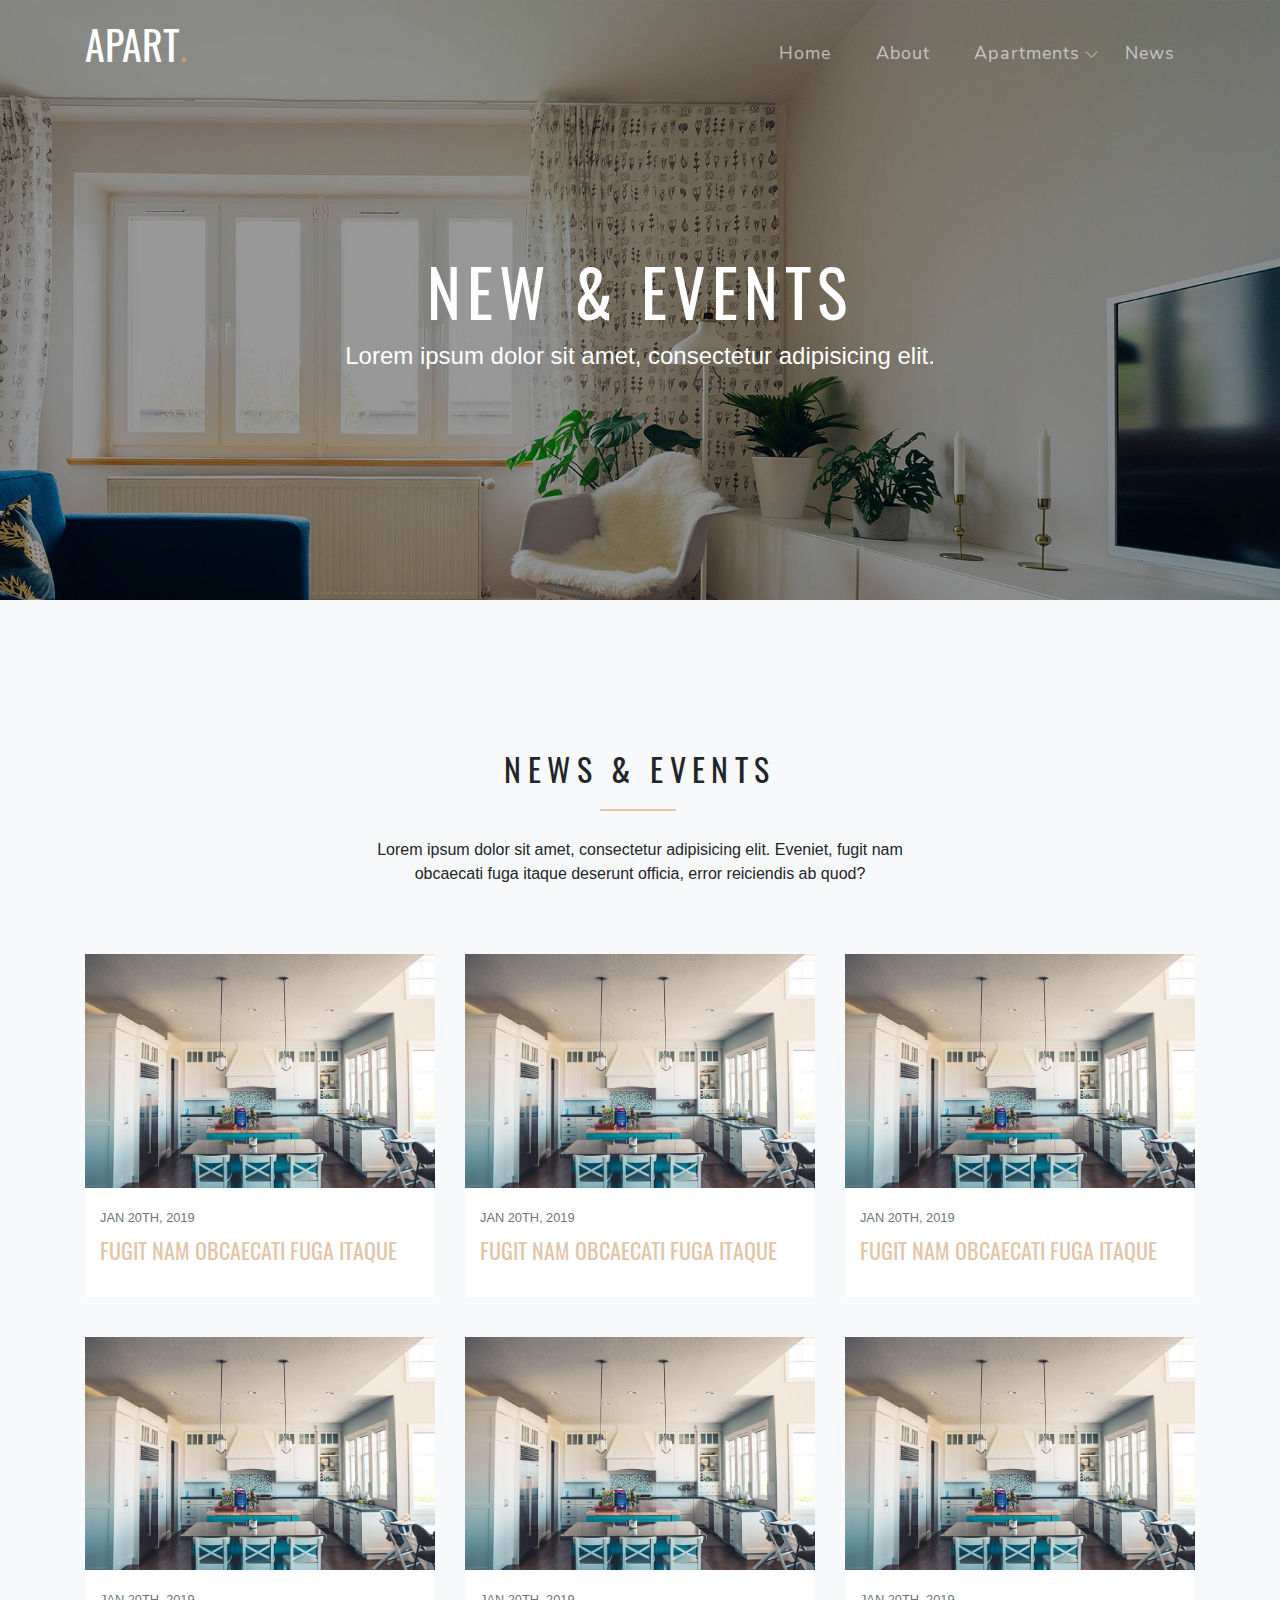
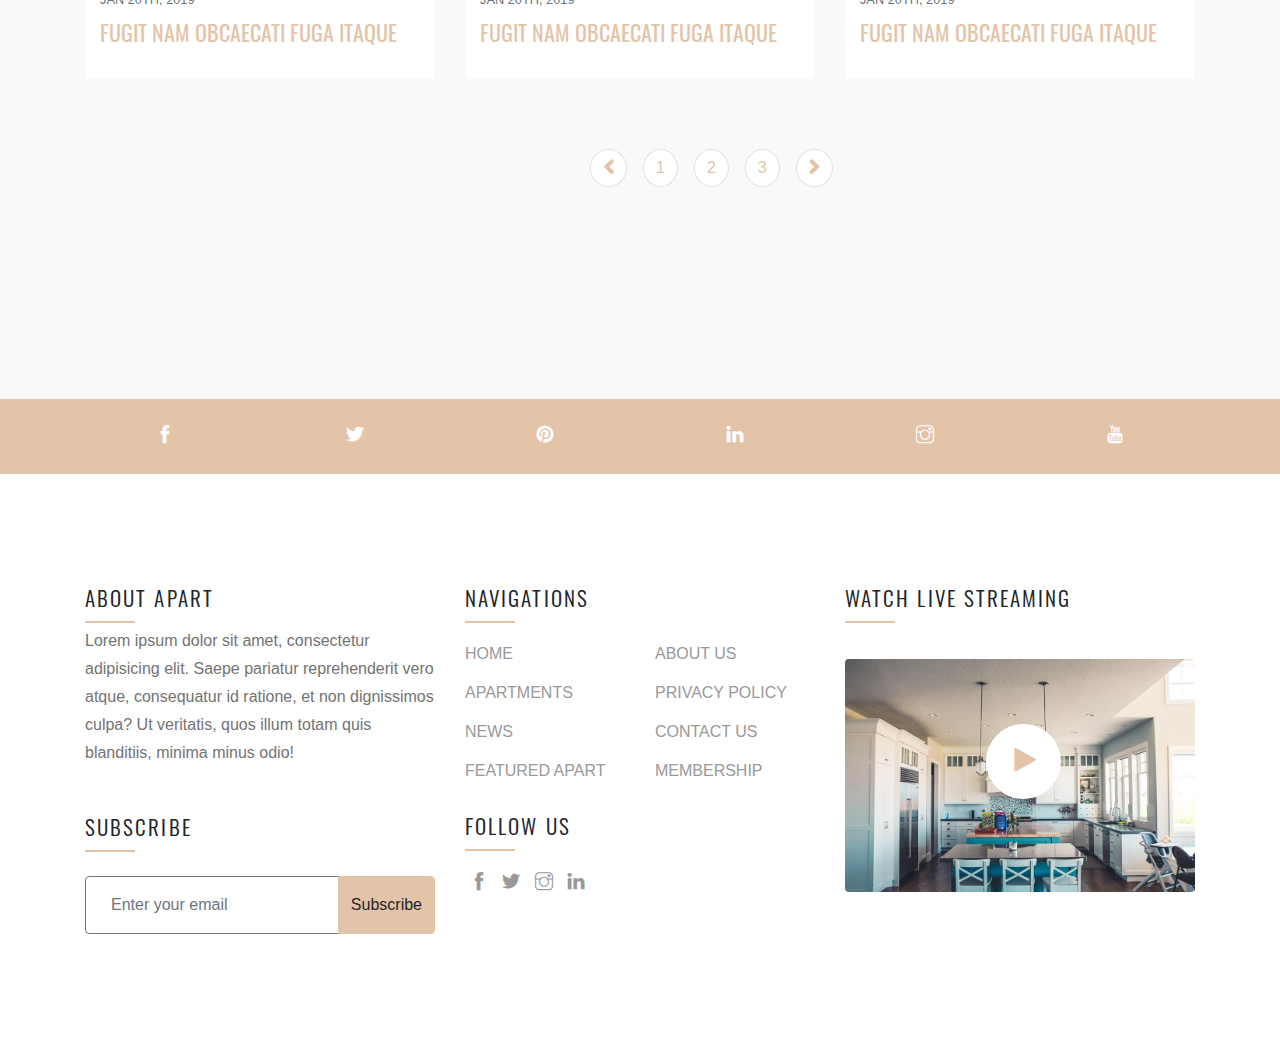
<file: news.html>
<!DOCTYPE html>
<html lang="en">

<head>
    <meta charset="UTF-8">
    <meta name="viewport" content="width=device-width, initial-scale=1.0">

    <!--========= stylesheets ========-->

    <link rel="stylesheet" href="css/animate.css">
    <link rel="stylesheet" href="css/bootstrap.min.css">
    <link rel="stylesheet" href="https://stackpath.bootstrapcdn.com/font-awesome/4.7.0/css/font-awesome.min.css">
    <link rel="stylesheet" href="css/all.css">
    <link rel="stylesheet" href="css/themify-icons.css">
    <link rel="stylesheet" href="css/aos.css">
    <link rel="stylesheet" href="css/magnific-popup.css">
    <link rel="stylesheet" href="css/owl.carousel.min.css">
    <link rel="stylesheet" href="css/owl.theme.default.min.css">
    <link rel="stylesheet" href="css/mediaelementplayer.css">
    <link rel="stylesheet" href="css/main.css">

    <title>New & Events</title>

</head>

<body>
    <header class="header about-header-page">
        <div class="container">
            <div class="nav-wrapper">
                <div class="row">
                    <div class="col-8 col-md-8 col-lg-4">
                        <h1 class="navbrand ">
                            <a href="index.html" class="navbrand-title"><strong>Apart</strong><span
                                    class="dot-text">.</span></a>
                        </h1>
                    </div>
                    <div class="col-4 col-md-4 col-lg-8">
                        <nav class="site-navigation text-right " role="navigation">
                            <div class="d-inline-block d-lg-none ml-md-0 mr-auto py-3"><a href="#"
                                    class="site-menu-toggle js-menu-toggle text-white"><span
                                        class="icon-menu h3"></span></a></div>
                            <ul class="site-menu d-none d-lg-block">
                                <li class="active">
                                    <a href="index.html">Home</a>
                                </li>
                                <li><a href="about.html">About</a></li>
                                <li class="has-children">
                                    <a href="apartments.html" class="ul-wrapper trans">Apartments <i
                                            class="ti-angle-down trans" style="font-family:'themify';"></i></a>
                                    <ul class="dropdown arrow-top">
                                        <li><a href="#">Rooms</a></li>
                                        <li><a href="#">Suites</a></li>
                                        <li class="has-children submenu">
                                            <a href="#" class="trans">Sub Menu <i class="ti-angle-right trans"></i></a>
                                            <ul class="dropdown child trans">
                                                <li><a href="#">Menu One</a></li>
                                                <li><a href="#">Menu Two</a></li>
                                                <li><a href="#">Menu Three</a></li>
                                            </ul>
                                        </li>
                                    </ul>
                                </li>
                                <li><a href="news.html">News</a></li>
                            </ul>
                        </nav>
                    </div>
                </div>
            </div>
            <div class="about-headline">
                <h1>new & events</h1>
                <p>Lorem ipsum dolor sit amet, consectetur adipisicing elit.</p>
            </div>
        </div>
    </header>
    <!--============== navbar ends ==============-->

    
    <!--================ News and Events ==============-->
    <section class="section-wrapper news-section">
        <div class="container">
            <div class="our-customers-header text-center mb-5">
                <h2>News & Events</h2>
                <p>Lorem ipsum dolor sit amet, consectetur adipisicing elit. Eveniet, fugit nam obcaecati fuga itaque deserunt officia, error reiciendis ab quod?</p>
            </div>
            <div class="row">
                <div class="col-lg-4 col-sm-12">
                    <div class="event-wrapper">
                        <div class="event-img">
                            <a href="single.html">
                                <img src="images/img_1.jpg" alt="">
                            </a>
                        </div>
                        <div class="event-header">
                            <span class="small">Jan 20th, 2019</span>
                            <h1><a href="single.html" class="trans">Fugit nam obcaecati fuga itaque</a></h1>
                        </div>
                    </div>
                </div>
                <div class="col-lg-4 col-sm-12">
                    <div class="event-wrapper">
                        <div class="event-img">
                            <a href="single.html">
                                <img src="images/img_1.jpg" alt="">
                            </a>
                        </div>
                        <div class="event-header">
                            <span class="small">Jan 20th, 2019</span>
                            <h1><a href="single.html" class="trans">Fugit nam obcaecati fuga itaque</a></h1>
                        </div>
                    </div>
                </div>
                <div class="col-lg-4 col-sm-12">
                    <div class="event-wrapper">
                        <div class="event-img">
                            <a href="single.html">
                                <img src="images/img_1.jpg" alt="">
                            </a>
                        </div>
                        <div class="event-header">
                            <span class="small">Jan 20th, 2019</span>
                            <h1><a href="single.html" class="trans">Fugit nam obcaecati fuga itaque</a></h1>
                        </div>
                    </div>
                </div>
                <div class="col-lg-4 col-sm-12">
                    <div class="event-wrapper">
                        <div class="event-img">
                            <a href="single.html">
                                <img src="images/img_1.jpg" alt="">
                            </a>
                        </div>
                        <div class="event-header">
                            <span class="small">Jan 20th, 2019</span>
                            <h1><a href="single.html" class="trans">Fugit nam obcaecati fuga itaque</a></h1>
                        </div>
                    </div>
                </div>
                <div class="col-lg-4 col-sm-12">
                    <div class="event-wrapper">
                        <div class="event-img">
                            <a href="single.html">
                                <img src="images/img_1.jpg" alt="">
                            </a>
                        </div>
                        <div class="event-header">
                            <span class="small">Jan 20th, 2019</span>
                            <h1><a href="single.html" class="trans">Fugit nam obcaecati fuga itaque</a></h1>
                        </div>
                    </div>
                </div>
                <div class="col-lg-4 col-sm-12">
                    <div class="event-wrapper">
                        <div class="event-img">
                            <a href="single.html">
                                <img src="images/img_1.jpg" alt="">
                            </a>
                        </div>
                        <div class="event-header">
                            <span class="small">Jan 20th, 2019</span>
                            <h1><a href="single.html" class="trans">Fugit nam obcaecati fuga itaque</a></h1>
                        </div>
                    </div>
                </div>
            </div>
            <!--====== pagination =======-->
            <nav aria-label="Page navigation example" class="page navigation">
                <ul class="pagination">
                  <li class="page-item">
                    <a class="page-link" href="#" aria-label="Previous">
                      <span aria-hidden="true" class="fas fa-chevron-left"></span>
                      <span class="sr-only">Previous</span>
                    </a>
                  </li>
                  <li class="page-item"><a class="page-link" href="#">1</a></li>
                  <li class="page-item"><a class="page-link" href="#">2</a></li>
                  <li class="page-item"><a class="page-link" href="#">3</a></li>
                  <li class="page-item">
                    <a class="page-link" href="#" aria-label="Next">
                      <span aria-hidden="true" class="fas fa-chevron-right"></span>
                      <span class="sr-only">Next</span>
                    </a>
                  </li>
                </ul>
              </nav>
        </div>
    </section>
    <!--================ News and Events ==============-->
        
    <!--================ social media =================-->
    <div class="social-media-bar">
        <div class="container">
            <div class="row">
                <a href="#" class="col-2 text-center py-4 social-icon d-block icons trans"><span class="ti-facebook text-white"></span></a>
                <a href="#" class="col-2 text-center py-4 social-icon d-block icons trans"><span class=" ti-twitter-alt text-white"></span></a>
                <a href="#" class="col-2 text-center py-4 social-icon d-block icons trans"><span class=" ti-pinterest-alt text-white"></span></a>
                <a href="#" class="col-2 text-center py-4 social-icon d-block icons trans"><span class=" ti-linkedin text-white"></span></a>
                <a href="#" class="col-2 text-center py-4 social-icon d-block icons trans"><span class=" ti-instagram text-white"></span></a>
                <a href="#" class="col-2 text-center py-4 social-icon d-block icons trans"><span class=" ti-youtube text-white"></span></a>
            </div>
        </div>
    </div>
    <!--================ social media =================-->

    <!--============= footer ===========-->
    <footer class="footer">
        <div class="container">
            <div class="row">
                <div class="col-lg-4 col-md-12 col-sm-12">
                    <div class="footer-col-wrapper">
                        <div class="footer-header mb-5">
                            <h3 class="mb-3">About Apart</h3>
                            <p>Lorem ipsum dolor sit amet, consectetur adipisicing elit. Saepe pariatur reprehenderit
                                vero atque, consequatur id ratione, et non dignissimos culpa?
                                Ut veritatis, quos illum totam quis blanditiis, minima minus odio!</p>
                        </div>
                        <div class="search-form">
                            <h3 class="footer-heading mb-4">Subscribe</h3>
                            <form action="#" method="post" class="site-block-subscribe">
                                <div class="input-group mb-3">
                                    <input type="text" class="form-control border-secondary bg-transparent"
                                        placeholder="Enter your email" aria-label="Enter Email"
                                        aria-describedby="button-addon2">
                                    <div class="input-group-append">
                                        <button class="btn btn-primary rounded-top-right-0" type="button"
                                            id="button-addon2">Subscribe</button>
                                    </div>
                                </div>
                            </form>
                        </div>
                    </div>
                </div>

                <div class="col-lg-4 col-md-12 col-sm-12">
                    <div class="footer-col-wrapper">
                        <div class="footer-header ">
                            <h3 class="mb-3">Navigations</h3>
                        </div>
                        <div class="row">
                            <div class="col-md-6">
                                <ul class="footer-nav-list">
                                    <li><a href="index.html"> home</a></li>
                                    <li><a href="apartments.html">apartments</a></li>
                                    <li><a href="news.html"> news</a></li>
                                    <li><a href="#"> featured apart</a></li>
                                </ul>
                            </div>
                            <div class="col-md-6">
                                <ul class="footer-nav-list">
                                    <li><a href="about.html"> about us</a></li>
                                    <li><a href="#"> privacy policy</a></li>
                                    <li><a href="contact.html"> contact us</a></li>
                                    <li><a href="login.html"> membership</a></li>
                                </ul>
                            </div>
                        </div>
                        <div class="follow-us">
                            <h3 class="mb-3">Follow Us</h3>
                            <div class="social-footer">
                                <ul>
                                    <li><a href="#"><span class="ti-facebook"></span></a></li>
                                    <li><a href="#"><span class="ti-twitter-alt"></span></a></li>
                                    <li><a href="#"><span class="ti-instagram"></span></a></li>
                                    <li><a href="#"><span class="ti-linkedin"></span></a></li>
                                </ul>
                            </div>
                        </div>
                    </div>
                </div>

                <div class="col-lg-4 col-md-12 col-sm-12">
                    <div class="footer-col-wrapper">
                        <div class="footer-header mb-5">
                            <h3 class="mb-3">Watch Live Streaming</h3>
                        </div>
                        <div class="block-16">
                            <figure>
                                <img src="images/img_1.jpg" alt="Image placeholder" class="img-fluid rounded">
                                <a href="https://player.vimeo.com/video/401073827" class="play-button popup-vimeo"><i
                                        class="fas fa-play"></i></a>
                            </figure>
                        </div>
                    </div>
                </div>
            </div>
        </div>
    </footer>
    <!--============= footer ===========-->

    <!--============ script files ===========-->
    <script src="js/jQuery 3.4.1.js"></script>
    <script src="js/bootstrap.min.js"></script>
    <script src="js/owl.carousel.min.js"></script>
    <script src="js/aos.js"></script>
    <script src="js/mediaelement-and-player.min.js"></script>
    <script src="js/jquery.magnific-popup.min.js"></script>
    <script src="js/main.js"></script>

    <script>
        $('.popup-vimeo').magnificPopup({
            disableOn: 700,
            type: 'iframe',
            mainClass: 'mfp-fade',
            removalDelay: 300,
            preloader: true,
            fixedContentPos: false,
            iframe: {
                markup: '<div class="mfp-iframe-scaler">' +
                    '<div class="mfp-close"></div>' +
                    '<iframe class="mfp-iframe" frameborder="0" allowfullscreen></iframe>' +
                    '</div>',
                patterns: {
                    vimeo: {
                        index: "vimeo.com/",
                        id: "/",
                        src: "https://player.vimeo.com/video/401073827"
                    }
                }
            }
        });
    </script>
</body>

</html>
</file>
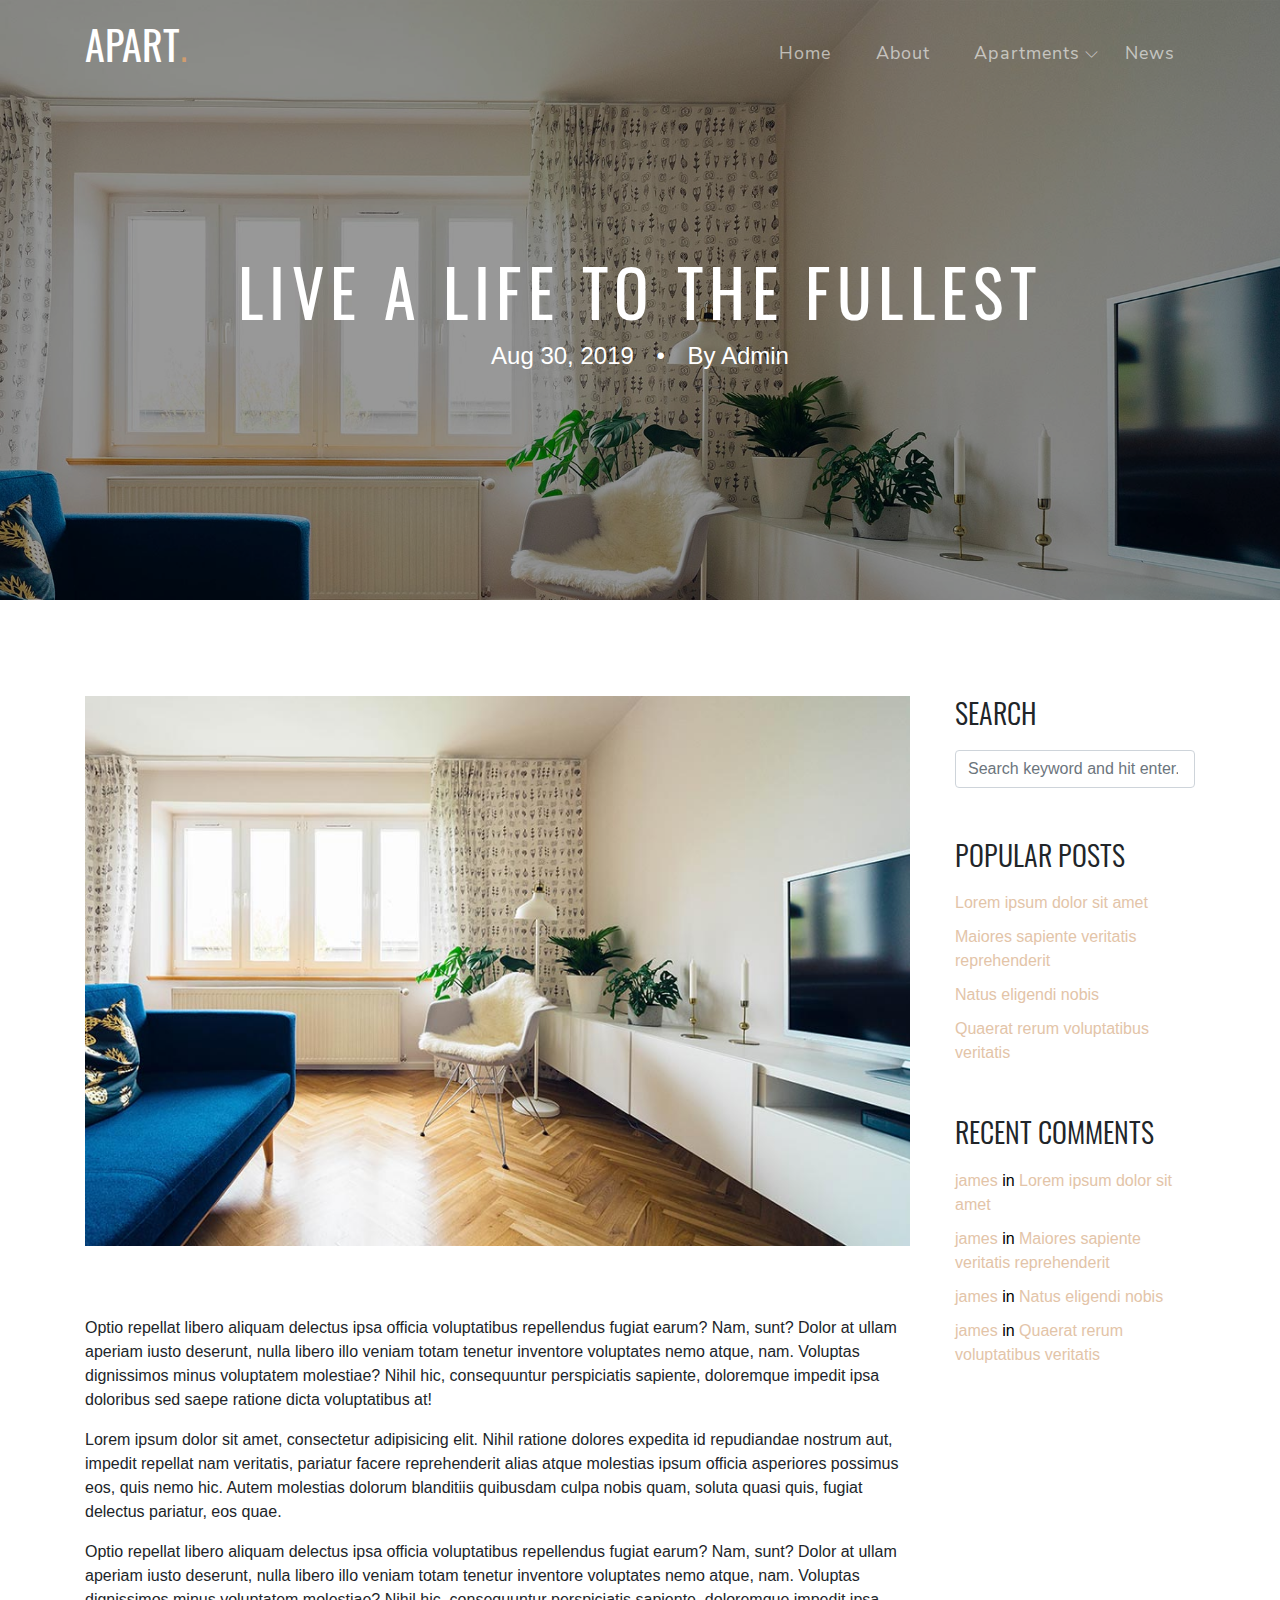
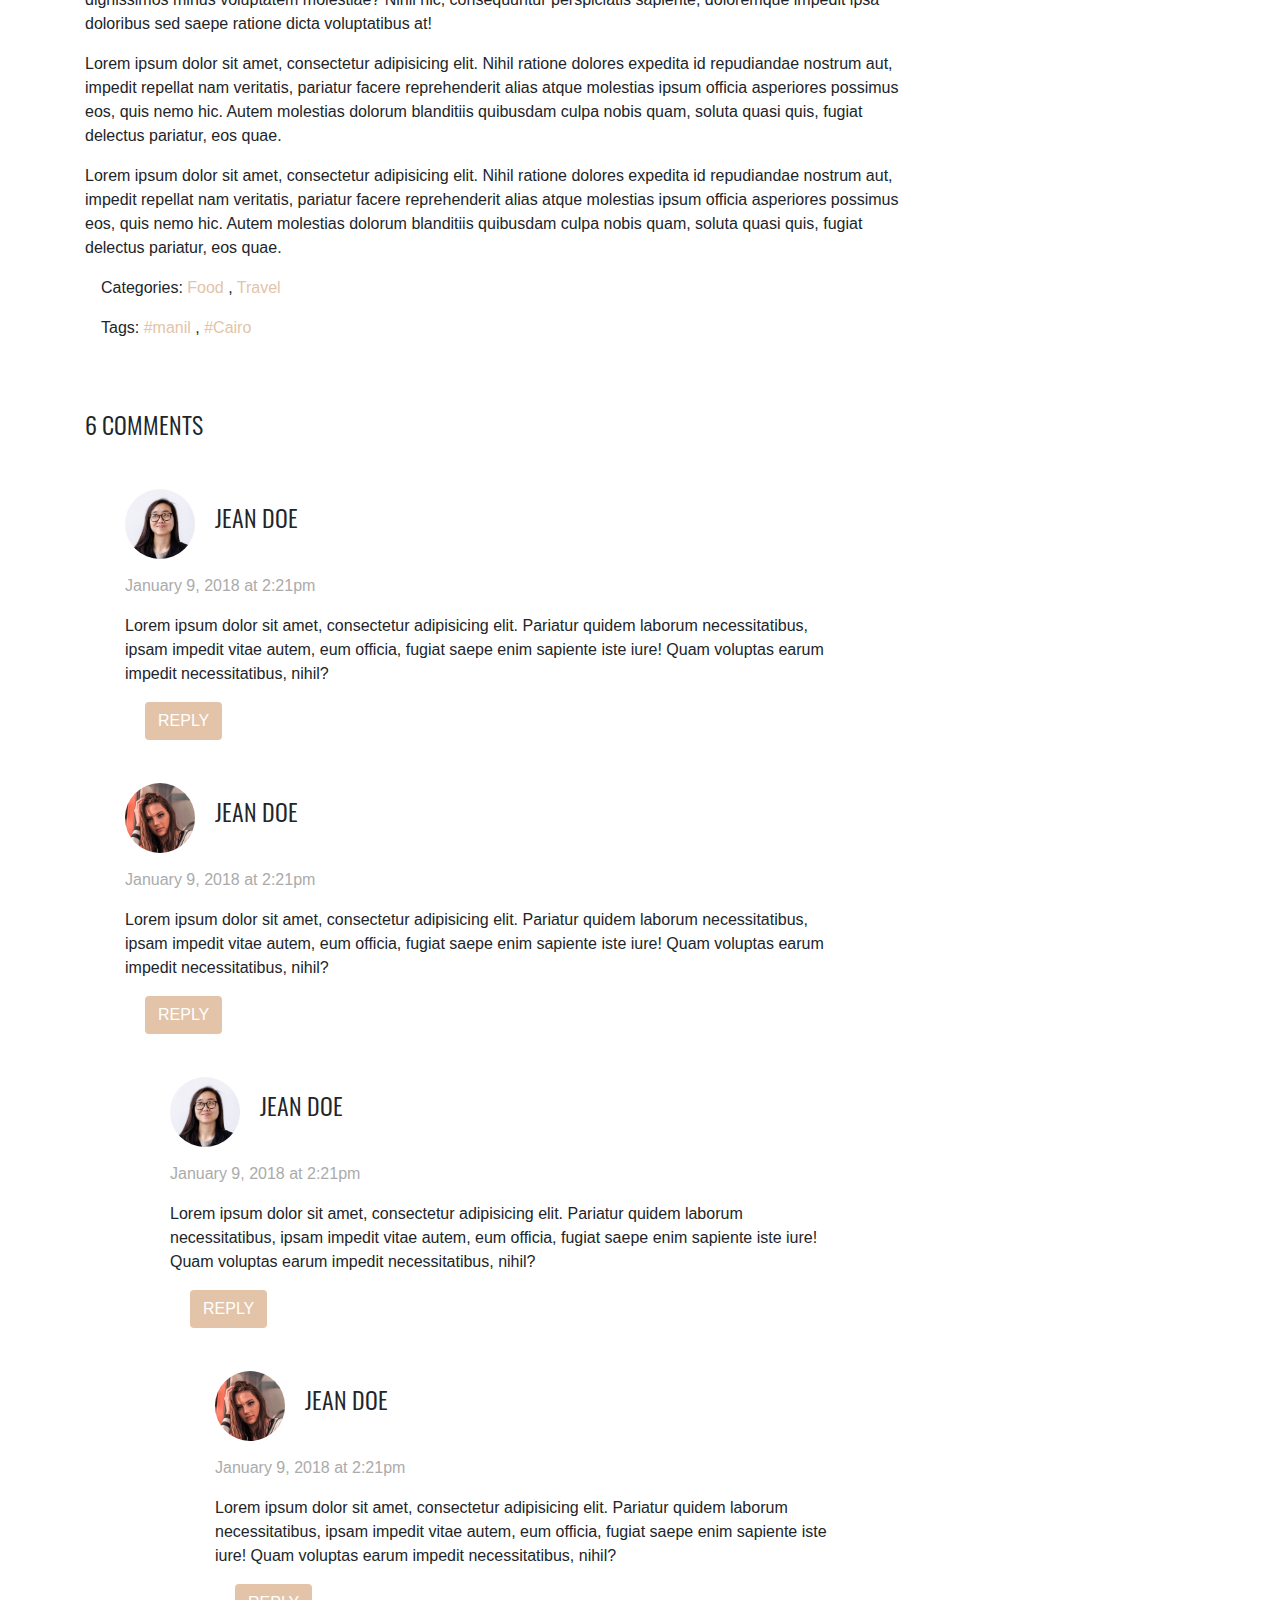
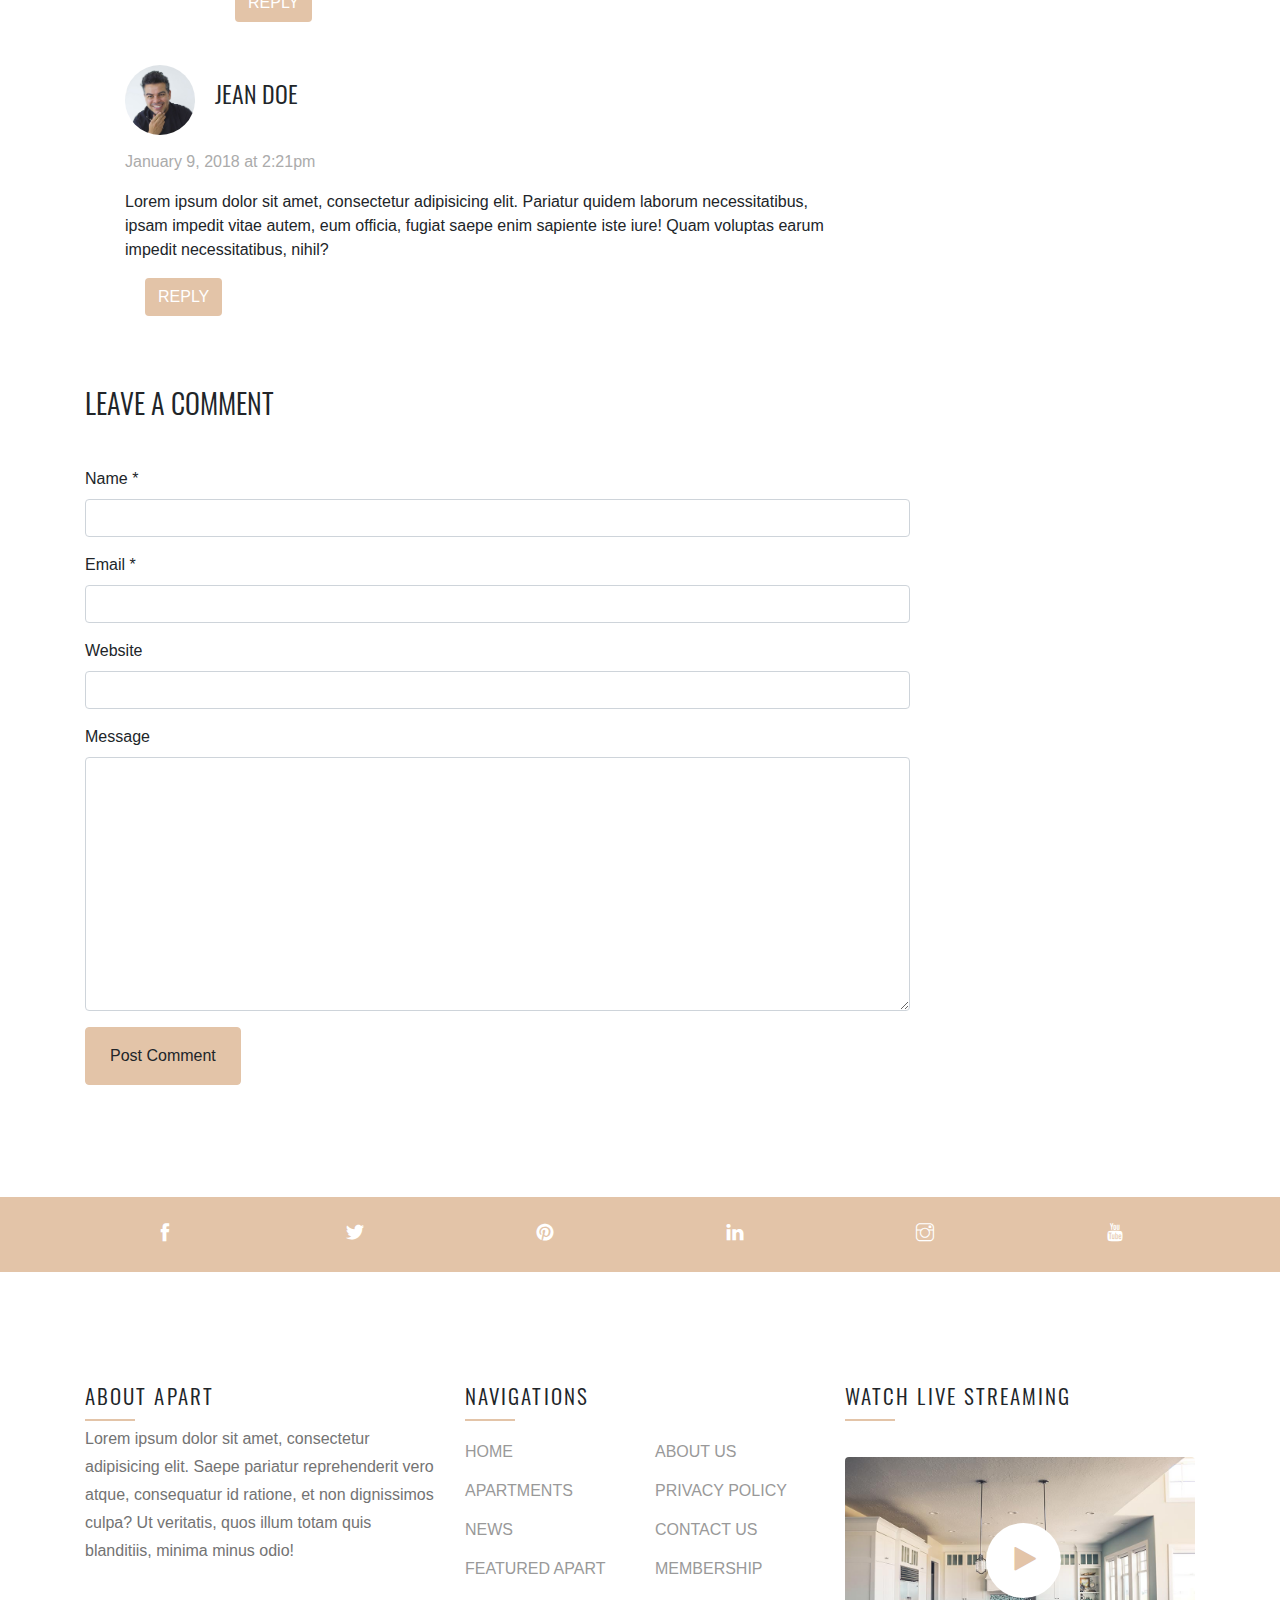
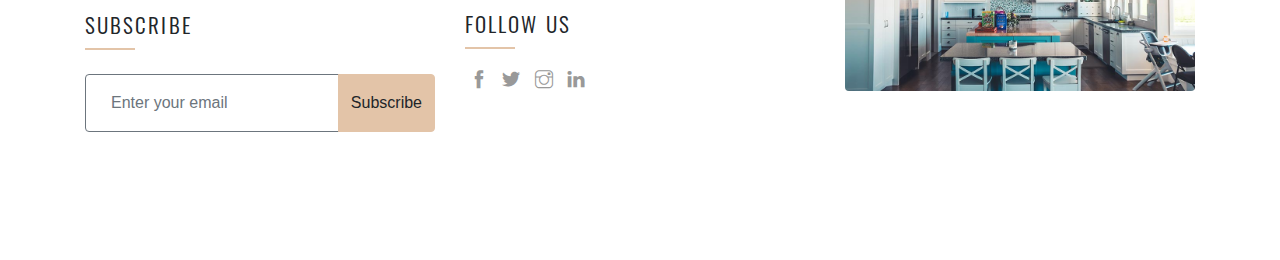
<file: single.html>
<!DOCTYPE html>
<html lang="en">

<head>
    <meta charset="UTF-8">
    <meta name="viewport" content="width=device-width, initial-scale=1.0">

    <!--========= stylesheets ========-->

    <link rel="stylesheet" href="css/animate.css">
    <link rel="stylesheet" href="css/bootstrap.min.css">
    <link rel="stylesheet" href="https://stackpath.bootstrapcdn.com/font-awesome/4.7.0/css/font-awesome.min.css">
    <link rel="stylesheet" href="css/all.css">
    <link rel="stylesheet" href="css/themify-icons.css">
    <link rel="stylesheet" href="css/aos.css">
    <link rel="stylesheet" href="css/magnific-popup.css">
    <link rel="stylesheet" href="css/owl.carousel.min.css">
    <link rel="stylesheet" href="css/owl.theme.default.min.css">
    <link rel="stylesheet" href="css/mediaelementplayer.css">
    <link rel="stylesheet" href="css/main.css">

    <title>Fugit nam obcaecati </title>

</head>

<body>
    <header class="header about-header-page">
        <div class="container">
            <div class="nav-wrapper">
                <div class="row">
                    <div class="col-8 col-md-8 col-lg-4">
                        <h1 class="navbrand ">
                            <a href="index.html" class="navbrand-title"><strong>Apart</strong><span
                                    class="dot-text">.</span></a>
                        </h1>
                    </div>
                    <div class="col-4 col-md-4 col-lg-8">
                        <nav class="site-navigation text-right " role="navigation">
                            <div class="d-inline-block d-lg-none ml-md-0 mr-auto py-3"><a href="#"
                                    class="site-menu-toggle js-menu-toggle text-white"><span
                                        class="icon-menu h3"></span></a></div>
                            <ul class="site-menu d-none d-lg-block">
                                <li class="active">
                                    <a href="index.html">Home</a>
                                </li>
                                <li><a href="about.html">About</a></li>
                                <li class="has-children">
                                    <a href="apartments.html" class="ul-wrapper trans">Apartments <i
                                            class="ti-angle-down trans" style="font-family:'themify';"></i></a>
                                    <ul class="dropdown arrow-top">
                                        <li><a href="#">Rooms</a></li>
                                        <li><a href="#">Suites</a></li>
                                        <li class="has-children submenu">
                                            <a href="#" class="trans">Sub Menu <i class="ti-angle-right trans"></i></a>
                                            <ul class="dropdown child trans">
                                                <li><a href="#">Menu One</a></li>
                                                <li><a href="#">Menu Two</a></li>
                                                <li><a href="#">Menu Three</a></li>
                                            </ul>
                                        </li>
                                    </ul>
                                </li>
                                <li><a href="news.html">News</a></li>
                            </ul>
                        </nav>
                    </div>
                </div>
            </div>
            <div class="about-headline">
                <h1>Live A Life To The Fullest</h1>
                <p>Aug 30, 2019 <span class="mx-3">•</span> By Admin</p>
            </div>
        </div>
    </header>
    <!--============== navbar ends ==============-->

    <section class="section single-layout-wrapper">
        <div class="container">
            <div class="row">
                <div class="col-lg-9 col-md-12 col-sm-12">
                    <div class="layout-wrap lefter">
                        <div class="article-img-wrapper">
                            <img src="images/img_2.jpg" alt="salon">
                        </div>
                        <p>Optio repellat libero aliquam delectus ipsa officia voluptatibus repellendus fugiat earum? Nam, sunt? Dolor at ullam aperiam iusto deserunt, nulla libero illo veniam totam tenetur inventore voluptates nemo atque, nam. Voluptas dignissimos minus voluptatem molestiae? Nihil hic, consequuntur perspiciatis sapiente, doloremque impedit ipsa doloribus sed saepe ratione dicta voluptatibus at!</p>
                        <p>Lorem ipsum dolor sit amet, consectetur adipisicing elit. Nihil ratione dolores expedita id repudiandae nostrum aut, impedit repellat nam veritatis, pariatur facere reprehenderit alias atque molestias ipsum officia asperiores possimus eos, quis nemo hic. Autem molestias dolorum blanditiis quibusdam culpa nobis quam, soluta quasi quis, fugiat delectus pariatur, eos quae.</p>
                        <p>Optio repellat libero aliquam delectus ipsa officia voluptatibus repellendus fugiat earum? Nam, sunt? Dolor at ullam aperiam iusto deserunt, nulla libero illo veniam totam tenetur inventore voluptates nemo atque, nam. Voluptas dignissimos minus voluptatem molestiae? Nihil hic, consequuntur perspiciatis sapiente, doloremque impedit ipsa doloribus sed saepe ratione dicta voluptatibus at!</p>
                        <p>Lorem ipsum dolor sit amet, consectetur adipisicing elit. Nihil ratione dolores expedita id repudiandae nostrum aut, impedit repellat nam veritatis, pariatur facere reprehenderit alias atque molestias ipsum officia asperiores possimus eos, quis nemo hic. Autem molestias dolorum blanditiis quibusdam culpa nobis quam, soluta quasi quis, fugiat delectus pariatur, eos quae.</p>
                        <p>Lorem ipsum dolor sit amet, consectetur adipisicing elit. Nihil ratione dolores expedita id repudiandae nostrum aut, impedit repellat nam veritatis, pariatur facere reprehenderit alias atque molestias ipsum officia asperiores possimus eos, quis nemo hic. Autem molestias dolorum blanditiis quibusdam culpa nobis quam, soluta quasi quis, fugiat delectus pariatur, eos quae.</p>
                        <div class="categories">
                            <p class="mx-3 cat">Categories: <a href="#">Food</a> , <a href="#">Travel</a></p>
                            <p class="mx-3 tags">Tags: <a href="#">#manil</a> , <a href="#">#Cairo</a></p>
                        </div>
                        <div class="comments-section">
                            <h4>6 Comments</h4>
                            <div class="all-comments">
                                <ul class="comments-list">
                                    <li class="comment">
                                        <div class="cimg">
                                            <img src="images/person_1.jpg" alt="avatar">
                                            <h4>Jean Doe</h4>
                                            <p class="cdate">January 9, 2018 at 2:21pm</p>
                                        </div>
                                        <div class="comment-body">
                                            
                                            <p class="the-comment">
                                                Lorem ipsum dolor sit amet, consectetur adipisicing elit. Pariatur quidem laborum necessitatibus, ipsam impedit vitae autem, eum officia, fugiat saepe enim sapiente iste iure! Quam voluptas earum impedit necessitatibus, nihil?
                                            </p>
                                            <div class="reply-btn"><a href="#" class="btn">Reply</a></div>
                                        </div>
                                    </li>
                                    <li class="comment">
                                        <div class="cimg">
                                            <img src="images/person_2.jpg" alt="avatar">
                                            <h4>Jean Doe</h4>
                                            <p class="cdate">January 9, 2018 at 2:21pm</p>
                                        </div>
                                        <div class="comment-body">
                                            <p class="the-comment">
                                                Lorem ipsum dolor sit amet, consectetur adipisicing elit. Pariatur quidem laborum necessitatibus, ipsam impedit vitae autem, eum officia, fugiat saepe enim sapiente iste iure! Quam voluptas earum impedit necessitatibus, nihil?
                                            </p>
                                            <div class="reply-btn"><a href="#" class="btn">Reply</a></div>
                                        </div>
                                        <ul class="list-unstyled children">
                                            <li class="comment">
                                                <div class="cimg">
                                                    <img src="images/person_1.jpg" alt="avatar">
                                                    <h4>Jean Doe</h4>
                                                    <p class="cdate">January 9, 2018 at 2:21pm</p>
                                                </div>
                                                <div class="comment-body">
                                                    
                                                    <p class="the-comment">
                                                        Lorem ipsum dolor sit amet, consectetur adipisicing elit. Pariatur quidem laborum necessitatibus, ipsam impedit vitae autem, eum officia, fugiat saepe enim sapiente iste iure! Quam voluptas earum impedit necessitatibus, nihil?
                                                    </p>
                                                    <div class="reply-btn"><a href="#" class="btn">Reply</a></div>
                                                </div>
                                                <ul class="list-unstyled children">
                                                    <li class="comment">
                                                        <div class="cimg">
                                                            <img src="images/person_2.jpg" alt="avatar">
                                                            <h4>Jean Doe</h4>
                                                            <p class="cdate">January 9, 2018 at 2:21pm</p>
                                                        </div>
                                                        <div class="comment-body">
                                                            
                                                            <p class="the-comment">
                                                                Lorem ipsum dolor sit amet, consectetur adipisicing elit. Pariatur quidem laborum necessitatibus, ipsam impedit vitae autem, eum officia, fugiat saepe enim sapiente iste iure! Quam voluptas earum impedit necessitatibus, nihil?
                                                            </p>
                                                            <div class="reply-btn"><a href="#" class="btn">Reply</a></div>
                                                        </div>
                                                </ul>
                                            </li>

                                        </ul>
                                    </li>
                                    <li class="comment">
                                        <div class="cimg">
                                            <img src="images/person_3.jpg" alt="avatar">
                                            <h4>Jean Doe</h4>
                                            <p class="cdate">January 9, 2018 at 2:21pm</p>
                                        </div>
                                        <div class="comment-body">
                                            
                                            <p class="the-comment">
                                                Lorem ipsum dolor sit amet, consectetur adipisicing elit. Pariatur quidem laborum necessitatibus, ipsam impedit vitae autem, eum officia, fugiat saepe enim sapiente iste iure! Quam voluptas earum impedit necessitatibus, nihil?
                                            </p>
                                            <div class="reply-btn"><a href="#" class="btn">Reply</a></div>
                                        </div>
                                    </li>
                                </ul>
                            </div>
                        </div>
                        <div class="comment-form-wrap">
                            <h3 class="mb-5">Leave a comment</h3>
                            <form action="#" class="">
                              <div class="form-group">
                                <label for="name">Name *</label>
                                <input type="text" class="form-control" id="name">
                              </div>
                              <div class="form-group">
                                <label for="email">Email *</label>
                                <input type="email" class="form-control" id="email">
                              </div>
                              <div class="form-group">
                                <label for="website">Website</label>
                                <input type="url" class="form-control" id="website">
                              </div>
                
                              <div class="form-group">
                                <label for="message">Message</label>
                                <textarea name="" id="message" cols="30" rows="10" class="form-control"></textarea>
                              </div>
                              <div class="form-group">
                                <input type="submit" value="Post Comment" class="btn btn-primary px-4 py-3">
                              </div>
                
                            </form>
                          </div>
                    </div>
                </div>
                <div class="col-lg-3">
                    <div class="layout-wrap righter">
                        <div class="search-place">
                            <h3>Search</h3>
                            <form action="#" method="POST">
                                <input type="search" class="form-control" placeholder="Search keyword and hit enter...">
                            </form>
                        </div>
                        <div class="popular-posts">
                            <h3>Popular Posts</h3>
                            <a href="#">Lorem ipsum dolor sit amet</a>
                            <a href="#">Maiores sapiente veritatis reprehenderit</a>
                            <a href="#">Natus eligendi nobis</a>
                            <a href="#">Quaerat rerum voluptatibus veritatis</a>
                        </div>
                        <div class="popular-posts recent-comments">
                            <h3>Recent Comments</h3>
                            <a href="#">james <span>in</span> Lorem ipsum dolor sit amet</a>
                            <a href="#">james <span> in </span> Maiores sapiente veritatis reprehenderit</a>
                            <a href="#">james <span> in </span> Natus eligendi nobis</a>
                            <a href="#">james <span> in </span> Quaerat rerum voluptatibus veritatis</a>
                        </div>
                    </div>
                </div>
            </div>
        </div>
    </section>

        <!--================ social media =================-->
        <div class="social-media-bar">
            <div class="container">
                <div class="row">
                    <a href="#" class="col-2 text-center py-4 social-icon d-block icons trans"><span class="ti-facebook text-white"></span></a>
                    <a href="#" class="col-2 text-center py-4 social-icon d-block icons trans"><span class=" ti-twitter-alt text-white"></span></a>
                    <a href="#" class="col-2 text-center py-4 social-icon d-block icons trans"><span class=" ti-pinterest-alt text-white"></span></a>
                    <a href="#" class="col-2 text-center py-4 social-icon d-block icons trans"><span class=" ti-linkedin text-white"></span></a>
                    <a href="#" class="col-2 text-center py-4 social-icon d-block icons trans"><span class=" ti-instagram text-white"></span></a>
                    <a href="#" class="col-2 text-center py-4 social-icon d-block icons trans"><span class=" ti-youtube text-white"></span></a>
                </div>
            </div>
        </div>
        <!--================ social media =================-->
    
    <!--============= footer ===========-->
    <footer class="footer">
        <div class="container">
            <div class="row">
                <div class="col-lg-4 col-md-12 col-sm-12">
                    <div class="footer-col-wrapper">
                        <div class="footer-header mb-5">
                            <h3 class="mb-3">About Apart</h3>
                            <p>Lorem ipsum dolor sit amet, consectetur adipisicing elit. Saepe pariatur reprehenderit
                                vero atque, consequatur id ratione, et non dignissimos culpa?
                                Ut veritatis, quos illum totam quis blanditiis, minima minus odio!</p>
                        </div>
                        <div class="search-form">
                            <h3 class="footer-heading mb-4">Subscribe</h3>
                            <form action="#" method="post" class="site-block-subscribe">
                                <div class="input-group mb-3">
                                    <input type="text" class="form-control border-secondary bg-transparent"
                                        placeholder="Enter your email" aria-label="Enter Email"
                                        aria-describedby="button-addon2">
                                    <div class="input-group-append">
                                        <button class="btn btn-primary rounded-top-right-0" type="button"
                                            id="button-addon2">Subscribe</button>
                                    </div>
                                </div>
                            </form>
                        </div>
                    </div>
                </div>

                <div class="col-lg-4 col-md-12 col-sm-12">
                    <div class="footer-col-wrapper">
                        <div class="footer-header ">
                            <h3 class="mb-3">Navigations</h3>
                        </div>
                        <div class="row">
                            <div class="col-md-6">
                                <ul class="footer-nav-list">
                                    <li><a href="index.html"> home</a></li>
                                    <li><a href="apartments.html">apartments</a></li>
                                    <li><a href="news.html"> news</a></li>
                                    <li><a href="#"> featured apart</a></li>
                                </ul>
                            </div>
                            <div class="col-md-6">
                                <ul class="footer-nav-list">
                                    <li><a href="about.html"> about us</a></li>
                                    <li><a href="#"> privacy policy</a></li>
                                    <li><a href="contact.html"> contact us</a></li>
                                    <li><a href="login.html"> membership</a></li>
                                </ul>
                            </div>
                        </div>
                        <div class="follow-us">
                            <h3 class="mb-3">Follow Us</h3>
                            <div class="social-footer">
                                <ul>
                                    <li><a href="#"><span class="ti-facebook"></span></a></li>
                                    <li><a href="#"><span class="ti-twitter-alt"></span></a></li>
                                    <li><a href="#"><span class="ti-instagram"></span></a></li>
                                    <li><a href="#"><span class="ti-linkedin"></span></a></li>
                                </ul>
                            </div>
                        </div>
                    </div>
                </div>

                <div class="col-lg-4 col-md-12 col-sm-12">
                    <div class="footer-col-wrapper">
                        <div class="footer-header mb-5">
                            <h3 class="mb-3">Watch Live Streaming</h3>
                        </div>
                        <div class="block-16">
                            <figure>
                                <img src="images/img_1.jpg" alt="Image placeholder" class="img-fluid rounded">
                                <a href="https://player.vimeo.com/video/401073827" class="play-button popup-vimeo"><i
                                        class="fas fa-play"></i></a>
                            </figure>
                        </div>
                    </div>
                </div>
            </div>
        </div>
    </footer>
    <!--============= footer ===========-->

    <!--============ script files ===========-->
    <script src="js/jQuery 3.4.1.js"></script>
    <script src="js/bootstrap.min.js"></script>
    <script src="js/owl.carousel.min.js"></script>
    <script src="js/aos.js"></script>
    <script src="js/mediaelement-and-player.min.js"></script>
    <script src="js/jquery.magnific-popup.min.js"></script>
    <script src="js/main.js"></script>

    <script>
        $('.popup-vimeo').magnificPopup({
            disableOn: 700,
            type: 'iframe',
            mainClass: 'mfp-fade',
            removalDelay: 300,
            preloader: true,
            fixedContentPos: false,
            iframe: {
                markup: '<div class="mfp-iframe-scaler">' +
                    '<div class="mfp-close"></div>' +
                    '<iframe class="mfp-iframe" frameborder="0" allowfullscreen></iframe>' +
                    '</div>',
                patterns: {
                    vimeo: {
                        index: "vimeo.com/",
                        id: "/",
                        src: "https://player.vimeo.com/video/401073827"
                    }
                }
            }
        });
    </script>
</body>

</html>
</file>
<file: css/themify-icons.css>
@font-face {
	font-family: 'themify';
	src:url('fonts/themify.eot?-fvbane');
	src:url('fonts/themify.eot?#iefix-fvbane') format('embedded-opentype'),
		url('fonts/themify.woff?-fvbane') format('woff'),
		url('fonts/themify.ttf?-fvbane') format('truetype'),
		url('fonts/themify.svg?-fvbane#themify') format('svg');
	font-weight: normal;
	font-style: normal;
}

[class^="ti-"], [class*=" ti-"] {
	font-family: 'themify';
	speak: none;
	font-style: normal;
	font-weight: normal;
	font-variant: normal;
	text-transform: none;
	line-height: 1;

	/* Better Font Rendering =========== */
	-webkit-font-smoothing: antialiased;
	-moz-osx-font-smoothing: grayscale;
}

.ti-wand:before {
	content: "\e600";
}
.ti-volume:before {
	content: "\e601";
}
.ti-user:before {
	content: "\e602";
}
.ti-unlock:before {
	content: "\e603";
}
.ti-unlink:before {
	content: "\e604";
}
.ti-trash:before {
	content: "\e605";
}
.ti-thought:before {
	content: "\e606";
}
.ti-target:before {
	content: "\e607";
}
.ti-tag:before {
	content: "\e608";
}
.ti-tablet:before {
	content: "\e609";
}
.ti-star:before {
	content: "\e60a";
}
.ti-spray:before {
	content: "\e60b";
}
.ti-signal:before {
	content: "\e60c";
}
.ti-shopping-cart:before {
	content: "\e60d";
}
.ti-shopping-cart-full:before {
	content: "\e60e";
}
.ti-settings:before {
	content: "\e60f";
}
.ti-search:before {
	content: "\e610";
}
.ti-zoom-in:before {
	content: "\e611";
}
.ti-zoom-out:before {
	content: "\e612";
}
.ti-cut:before {
	content: "\e613";
}
.ti-ruler:before {
	content: "\e614";
}
.ti-ruler-pencil:before {
	content: "\e615";
}
.ti-ruler-alt:before {
	content: "\e616";
}
.ti-bookmark:before {
	content: "\e617";
}
.ti-bookmark-alt:before {
	content: "\e618";
}
.ti-reload:before {
	content: "\e619";
}
.ti-plus:before {
	content: "\e61a";
}
.ti-pin:before {
	content: "\e61b";
}
.ti-pencil:before {
	content: "\e61c";
}
.ti-pencil-alt:before {
	content: "\e61d";
}
.ti-paint-roller:before {
	content: "\e61e";
}
.ti-paint-bucket:before {
	content: "\e61f";
}
.ti-na:before {
	content: "\e620";
}
.ti-mobile:before {
	content: "\e621";
}
.ti-minus:before {
	content: "\e622";
}
.ti-medall:before {
	content: "\e623";
}
.ti-medall-alt:before {
	content: "\e624";
}
.ti-marker:before {
	content: "\e625";
}
.ti-marker-alt:before {
	content: "\e626";
}
.ti-arrow-up:before {
	content: "\e627";
}
.ti-arrow-right:before {
	content: "\e628";
}
.ti-arrow-left:before {
	content: "\e629";
}
.ti-arrow-down:before {
	content: "\e62a";
}
.ti-lock:before {
	content: "\e62b";
}
.ti-location-arrow:before {
	content: "\e62c";
}
.ti-link:before {
	content: "\e62d";
}
.ti-layout:before {
	content: "\e62e";
}
.ti-layers:before {
	content: "\e62f";
}
.ti-layers-alt:before {
	content: "\e630";
}
.ti-key:before {
	content: "\e631";
}
.ti-import:before {
	content: "\e632";
}
.ti-image:before {
	content: "\e633";
}
.ti-heart:before {
	content: "\e634";
}
.ti-heart-broken:before {
	content: "\e635";
}
.ti-hand-stop:before {
	content: "\e636";
}
.ti-hand-open:before {
	content: "\e637";
}
.ti-hand-drag:before {
	content: "\e638";
}
.ti-folder:before {
	content: "\e639";
}
.ti-flag:before {
	content: "\e63a";
}
.ti-flag-alt:before {
	content: "\e63b";
}
.ti-flag-alt-2:before {
	content: "\e63c";
}
.ti-eye:before {
	content: "\e63d";
}
.ti-export:before {
	content: "\e63e";
}
.ti-exchange-vertical:before {
	content: "\e63f";
}
.ti-desktop:before {
	content: "\e640";
}
.ti-cup:before {
	content: "\e641";
}
.ti-crown:before {
	content: "\e642";
}
.ti-comments:before {
	content: "\e643";
}
.ti-comment:before {
	content: "\e644";
}
.ti-comment-alt:before {
	content: "\e645";
}
.ti-close:before {
	content: "\e646";
}
.ti-clip:before {
	content: "\e647";
}
.ti-angle-up:before {
	content: "\e648";
}
.ti-angle-right:before {
	content: "\e649";
}
.ti-angle-left:before {
	content: "\e64a";
}
.ti-angle-down:before {
	content: "\e64b";
}
.ti-check:before {
	content: "\e64c";
}
.ti-check-box:before {
	content: "\e64d";
}
.ti-camera:before {
	content: "\e64e";
}
.ti-announcement:before {
	content: "\e64f";
}
.ti-brush:before {
	content: "\e650";
}
.ti-briefcase:before {
	content: "\e651";
}
.ti-bolt:before {
	content: "\e652";
}
.ti-bolt-alt:before {
	content: "\e653";
}
.ti-blackboard:before {
	content: "\e654";
}
.ti-bag:before {
	content: "\e655";
}
.ti-move:before {
	content: "\e656";
}
.ti-arrows-vertical:before {
	content: "\e657";
}
.ti-arrows-horizontal:before {
	content: "\e658";
}
.ti-fullscreen:before {
	content: "\e659";
}
.ti-arrow-top-right:before {
	content: "\e65a";
}
.ti-arrow-top-left:before {
	content: "\e65b";
}
.ti-arrow-circle-up:before {
	content: "\e65c";
}
.ti-arrow-circle-right:before {
	content: "\e65d";
}
.ti-arrow-circle-left:before {
	content: "\e65e";
}
.ti-arrow-circle-down:before {
	content: "\e65f";
}
.ti-angle-double-up:before {
	content: "\e660";
}
.ti-angle-double-right:before {
	content: "\e661";
}
.ti-angle-double-left:before {
	content: "\e662";
}
.ti-angle-double-down:before {
	content: "\e663";
}
.ti-zip:before {
	content: "\e664";
}
.ti-world:before {
	content: "\e665";
}
.ti-wheelchair:before {
	content: "\e666";
}
.ti-view-list:before {
	content: "\e667";
}
.ti-view-list-alt:before {
	content: "\e668";
}
.ti-view-grid:before {
	content: "\e669";
}
.ti-uppercase:before {
	content: "\e66a";
}
.ti-upload:before {
	content: "\e66b";
}
.ti-underline:before {
	content: "\e66c";
}
.ti-truck:before {
	content: "\e66d";
}
.ti-timer:before {
	content: "\e66e";
}
.ti-ticket:before {
	content: "\e66f";
}
.ti-thumb-up:before {
	content: "\e670";
}
.ti-thumb-down:before {
	content: "\e671";
}
.ti-text:before {
	content: "\e672";
}
.ti-stats-up:before {
	content: "\e673";
}
.ti-stats-down:before {
	content: "\e674";
}
.ti-split-v:before {
	content: "\e675";
}
.ti-split-h:before {
	content: "\e676";
}
.ti-smallcap:before {
	content: "\e677";
}
.ti-shine:before {
	content: "\e678";
}
.ti-shift-right:before {
	content: "\e679";
}
.ti-shift-left:before {
	content: "\e67a";
}
.ti-shield:before {
	content: "\e67b";
}
.ti-notepad:before {
	content: "\e67c";
}
.ti-server:before {
	content: "\e67d";
}
.ti-quote-right:before {
	content: "\e67e";
}
.ti-quote-left:before {
	content: "\e67f";
}
.ti-pulse:before {
	content: "\e680";
}
.ti-printer:before {
	content: "\e681";
}
.ti-power-off:before {
	content: "\e682";
}
.ti-plug:before {
	content: "\e683";
}
.ti-pie-chart:before {
	content: "\e684";
}
.ti-paragraph:before {
	content: "\e685";
}
.ti-panel:before {
	content: "\e686";
}
.ti-package:before {
	content: "\e687";
}
.ti-music:before {
	content: "\e688";
}
.ti-music-alt:before {
	content: "\e689";
}
.ti-mouse:before {
	content: "\e68a";
}
.ti-mouse-alt:before {
	content: "\e68b";
}
.ti-money:before {
	content: "\e68c";
}
.ti-microphone:before {
	content: "\e68d";
}
.ti-menu:before {
	content: "\e68e";
}
.ti-menu-alt:before {
	content: "\e68f";
}
.ti-map:before {
	content: "\e690";
}
.ti-map-alt:before {
	content: "\e691";
}
.ti-loop:before {
	content: "\e692";
}
.ti-location-pin:before {
	content: "\e693";
}
.ti-list:before {
	content: "\e694";
}
.ti-light-bulb:before {
	content: "\e695";
}
.ti-Italic:before {
	content: "\e696";
}
.ti-info:before {
	content: "\e697";
}
.ti-infinite:before {
	content: "\e698";
}
.ti-id-badge:before {
	content: "\e699";
}
.ti-hummer:before {
	content: "\e69a";
}
.ti-home:before {
	content: "\e69b";
}
.ti-help:before {
	content: "\e69c";
}
.ti-headphone:before {
	content: "\e69d";
}
.ti-harddrives:before {
	content: "\e69e";
}
.ti-harddrive:before {
	content: "\e69f";
}
.ti-gift:before {
	content: "\e6a0";
}
.ti-game:before {
	content: "\e6a1";
}
.ti-filter:before {
	content: "\e6a2";
}
.ti-files:before {
	content: "\e6a3";
}
.ti-file:before {
	content: "\e6a4";
}
.ti-eraser:before {
	content: "\e6a5";
}
.ti-envelope:before {
	content: "\e6a6";
}
.ti-download:before {
	content: "\e6a7";
}
.ti-direction:before {
	content: "\e6a8";
}
.ti-direction-alt:before {
	content: "\e6a9";
}
.ti-dashboard:before {
	content: "\e6aa";
}
.ti-control-stop:before {
	content: "\e6ab";
}
.ti-control-shuffle:before {
	content: "\e6ac";
}
.ti-control-play:before {
	content: "\e6ad";
}
.ti-control-pause:before {
	content: "\e6ae";
}
.ti-control-forward:before {
	content: "\e6af";
}
.ti-control-backward:before {
	content: "\e6b0";
}
.ti-cloud:before {
	content: "\e6b1";
}
.ti-cloud-up:before {
	content: "\e6b2";
}
.ti-cloud-down:before {
	content: "\e6b3";
}
.ti-clipboard:before {
	content: "\e6b4";
}
.ti-car:before {
	content: "\e6b5";
}
.ti-calendar:before {
	content: "\e6b6";
}
.ti-book:before {
	content: "\e6b7";
}
.ti-bell:before {
	content: "\e6b8";
}
.ti-basketball:before {
	content: "\e6b9";
}
.ti-bar-chart:before {
	content: "\e6ba";
}
.ti-bar-chart-alt:before {
	content: "\e6bb";
}
.ti-back-right:before {
	content: "\e6bc";
}
.ti-back-left:before {
	content: "\e6bd";
}
.ti-arrows-corner:before {
	content: "\e6be";
}
.ti-archive:before {
	content: "\e6bf";
}
.ti-anchor:before {
	content: "\e6c0";
}
.ti-align-right:before {
	content: "\e6c1";
}
.ti-align-left:before {
	content: "\e6c2";
}
.ti-align-justify:before {
	content: "\e6c3";
}
.ti-align-center:before {
	content: "\e6c4";
}
.ti-alert:before {
	content: "\e6c5";
}
.ti-alarm-clock:before {
	content: "\e6c6";
}
.ti-agenda:before {
	content: "\e6c7";
}
.ti-write:before {
	content: "\e6c8";
}
.ti-window:before {
	content: "\e6c9";
}
.ti-widgetized:before {
	content: "\e6ca";
}
.ti-widget:before {
	content: "\e6cb";
}
.ti-widget-alt:before {
	content: "\e6cc";
}
.ti-wallet:before {
	content: "\e6cd";
}
.ti-video-clapper:before {
	content: "\e6ce";
}
.ti-video-camera:before {
	content: "\e6cf";
}
.ti-vector:before {
	content: "\e6d0";
}
.ti-themify-logo:before {
	content: "\e6d1";
}
.ti-themify-favicon:before {
	content: "\e6d2";
}
.ti-themify-favicon-alt:before {
	content: "\e6d3";
}
.ti-support:before {
	content: "\e6d4";
}
.ti-stamp:before {
	content: "\e6d5";
}
.ti-split-v-alt:before {
	content: "\e6d6";
}
.ti-slice:before {
	content: "\e6d7";
}
.ti-shortcode:before {
	content: "\e6d8";
}
.ti-shift-right-alt:before {
	content: "\e6d9";
}
.ti-shift-left-alt:before {
	content: "\e6da";
}
.ti-ruler-alt-2:before {
	content: "\e6db";
}
.ti-receipt:before {
	content: "\e6dc";
}
.ti-pin2:before {
	content: "\e6dd";
}
.ti-pin-alt:before {
	content: "\e6de";
}
.ti-pencil-alt2:before {
	content: "\e6df";
}
.ti-palette:before {
	content: "\e6e0";
}
.ti-more:before {
	content: "\e6e1";
}
.ti-more-alt:before {
	content: "\e6e2";
}
.ti-microphone-alt:before {
	content: "\e6e3";
}
.ti-magnet:before {
	content: "\e6e4";
}
.ti-line-double:before {
	content: "\e6e5";
}
.ti-line-dotted:before {
	content: "\e6e6";
}
.ti-line-dashed:before {
	content: "\e6e7";
}
.ti-layout-width-full:before {
	content: "\e6e8";
}
.ti-layout-width-default:before {
	content: "\e6e9";
}
.ti-layout-width-default-alt:before {
	content: "\e6ea";
}
.ti-layout-tab:before {
	content: "\e6eb";
}
.ti-layout-tab-window:before {
	content: "\e6ec";
}
.ti-layout-tab-v:before {
	content: "\e6ed";
}
.ti-layout-tab-min:before {
	content: "\e6ee";
}
.ti-layout-slider:before {
	content: "\e6ef";
}
.ti-layout-slider-alt:before {
	content: "\e6f0";
}
.ti-layout-sidebar-right:before {
	content: "\e6f1";
}
.ti-layout-sidebar-none:before {
	content: "\e6f2";
}
.ti-layout-sidebar-left:before {
	content: "\e6f3";
}
.ti-layout-placeholder:before {
	content: "\e6f4";
}
.ti-layout-menu:before {
	content: "\e6f5";
}
.ti-layout-menu-v:before {
	content: "\e6f6";
}
.ti-layout-menu-separated:before {
	content: "\e6f7";
}
.ti-layout-menu-full:before {
	content: "\e6f8";
}
.ti-layout-media-right-alt:before {
	content: "\e6f9";
}
.ti-layout-media-right:before {
	content: "\e6fa";
}
.ti-layout-media-overlay:before {
	content: "\e6fb";
}
.ti-layout-media-overlay-alt:before {
	content: "\e6fc";
}
.ti-layout-media-overlay-alt-2:before {
	content: "\e6fd";
}
.ti-layout-media-left-alt:before {
	content: "\e6fe";
}
.ti-layout-media-left:before {
	content: "\e6ff";
}
.ti-layout-media-center-alt:before {
	content: "\e700";
}
.ti-layout-media-center:before {
	content: "\e701";
}
.ti-layout-list-thumb:before {
	content: "\e702";
}
.ti-layout-list-thumb-alt:before {
	content: "\e703";
}
.ti-layout-list-post:before {
	content: "\e704";
}
.ti-layout-list-large-image:before {
	content: "\e705";
}
.ti-layout-line-solid:before {
	content: "\e706";
}
.ti-layout-grid4:before {
	content: "\e707";
}
.ti-layout-grid3:before {
	content: "\e708";
}
.ti-layout-grid2:before {
	content: "\e709";
}
.ti-layout-grid2-thumb:before {
	content: "\e70a";
}
.ti-layout-cta-right:before {
	content: "\e70b";
}
.ti-layout-cta-left:before {
	content: "\e70c";
}
.ti-layout-cta-center:before {
	content: "\e70d";
}
.ti-layout-cta-btn-right:before {
	content: "\e70e";
}
.ti-layout-cta-btn-left:before {
	content: "\e70f";
}
.ti-layout-column4:before {
	content: "\e710";
}
.ti-layout-column3:before {
	content: "\e711";
}
.ti-layout-column2:before {
	content: "\e712";
}
.ti-layout-accordion-separated:before {
	content: "\e713";
}
.ti-layout-accordion-merged:before {
	content: "\e714";
}
.ti-layout-accordion-list:before {
	content: "\e715";
}
.ti-ink-pen:before {
	content: "\e716";
}
.ti-info-alt:before {
	content: "\e717";
}
.ti-help-alt:before {
	content: "\e718";
}
.ti-headphone-alt:before {
	content: "\e719";
}
.ti-hand-point-up:before {
	content: "\e71a";
}
.ti-hand-point-right:before {
	content: "\e71b";
}
.ti-hand-point-left:before {
	content: "\e71c";
}
.ti-hand-point-down:before {
	content: "\e71d";
}
.ti-gallery:before {
	content: "\e71e";
}
.ti-face-smile:before {
	content: "\e71f";
}
.ti-face-sad:before {
	content: "\e720";
}
.ti-credit-card:before {
	content: "\e721";
}
.ti-control-skip-forward:before {
	content: "\e722";
}
.ti-control-skip-backward:before {
	content: "\e723";
}
.ti-control-record:before {
	content: "\e724";
}
.ti-control-eject:before {
	content: "\e725";
}
.ti-comments-smiley:before {
	content: "\e726";
}
.ti-brush-alt:before {
	content: "\e727";
}
.ti-youtube:before {
	content: "\e728";
}
.ti-vimeo:before {
	content: "\e729";
}
.ti-twitter:before {
	content: "\e72a";
}
.ti-time:before {
	content: "\e72b";
}
.ti-tumblr:before {
	content: "\e72c";
}
.ti-skype:before {
	content: "\e72d";
}
.ti-share:before {
	content: "\e72e";
}
.ti-share-alt:before {
	content: "\e72f";
}
.ti-rocket:before {
	content: "\e730";
}
.ti-pinterest:before {
	content: "\e731";
}
.ti-new-window:before {
	content: "\e732";
}
.ti-microsoft:before {
	content: "\e733";
}
.ti-list-ol:before {
	content: "\e734";
}
.ti-linkedin:before {
	content: "\e735";
}
.ti-layout-sidebar-2:before {
	content: "\e736";
}
.ti-layout-grid4-alt:before {
	content: "\e737";
}
.ti-layout-grid3-alt:before {
	content: "\e738";
}
.ti-layout-grid2-alt:before {
	content: "\e739";
}
.ti-layout-column4-alt:before {
	content: "\e73a";
}
.ti-layout-column3-alt:before {
	content: "\e73b";
}
.ti-layout-column2-alt:before {
	content: "\e73c";
}
.ti-instagram:before {
	content: "\e73d";
}
.ti-google:before {
	content: "\e73e";
}
.ti-github:before {
	content: "\e73f";
}
.ti-flickr:before {
	content: "\e740";
}
.ti-facebook:before {
	content: "\e741";
}
.ti-dropbox:before {
	content: "\e742";
}
.ti-dribbble:before {
	content: "\e743";
}
.ti-apple:before {
	content: "\e744";
}
.ti-android:before {
	content: "\e745";
}
.ti-save:before {
	content: "\e746";
}
.ti-save-alt:before {
	content: "\e747";
}
.ti-yahoo:before {
	content: "\e748";
}
.ti-wordpress:before {
	content: "\e749";
}
.ti-vimeo-alt:before {
	content: "\e74a";
}
.ti-twitter-alt:before {
	content: "\e74b";
}
.ti-tumblr-alt:before {
	content: "\e74c";
}
.ti-trello:before {
	content: "\e74d";
}
.ti-stack-overflow:before {
	content: "\e74e";
}
.ti-soundcloud:before {
	content: "\e74f";
}
.ti-sharethis:before {
	content: "\e750";
}
.ti-sharethis-alt:before {
	content: "\e751";
}
.ti-reddit:before {
	content: "\e752";
}
.ti-pinterest-alt:before {
	content: "\e753";
}
.ti-microsoft-alt:before {
	content: "\e754";
}
.ti-linux:before {
	content: "\e755";
}
.ti-jsfiddle:before {
	content: "\e756";
}
.ti-joomla:before {
	content: "\e757";
}
.ti-html5:before {
	content: "\e758";
}
.ti-flickr-alt:before {
	content: "\e759";
}
.ti-email:before {
	content: "\e75a";
}
.ti-drupal:before {
	content: "\e75b";
}
.ti-dropbox-alt:before {
	content: "\e75c";
}
.ti-css3:before {
	content: "\e75d";
}
.ti-rss:before {
	content: "\e75e";
}
.ti-rss-alt:before {
	content: "\e75f";
}
</file>
<file: css/mediaelementplayer.css>
/* Accessibility: hide screen reader texts (and prefer "top" for RTL languages).
Reference: http://blog.rrwd.nl/2015/04/04/the-screen-reader-text-class-why-and-how/ */
.mejs__offscreen {
    border: 0;
    clip: rect( 1px, 1px, 1px, 1px );
    -webkit-clip-path: inset( 50% );
            clip-path: inset( 50% );
    height: 1px;
    margin: -1px;
    overflow: hidden;
    padding: 0;
    position: absolute;
    width: 1px;
    word-wrap: normal;
}

.mejs__container {
    background: #000;
    box-sizing: border-box;
    font-family: 'Helvetica', Arial, serif;
    position: relative;
    text-align: left;
    text-indent: 0;
    vertical-align: top;
}

.mejs__container * {
    box-sizing: border-box;
}

/* Hide native play button and control bar from iOS to favor plugin button */
.mejs__container video::-webkit-media-controls,
.mejs__container video::-webkit-media-controls-panel,
.mejs__container video::-webkit-media-controls-panel-container,
.mejs__container video::-webkit-media-controls-start-playback-button {
    -webkit-appearance: none;
    display: none !important;
}

.mejs__fill-container,
.mejs__fill-container .mejs__container {
    height: 100%;
    width: 100%;
}

.mejs__fill-container {
    background: transparent;
    margin: 0 auto;
    overflow: hidden;
    position: relative;
}

.mejs__container:focus {
    outline: none;
}

.mejs__iframe-overlay {
    height: 100%;
    position: absolute;
    width: 100%;
}

.mejs__embed,
.mejs__embed body {
    background: #000;
    height: 100%;
    margin: 0;
    overflow: hidden;
    padding: 0;
    width: 100%;
}

.mejs__fullscreen {
    overflow: hidden !important;
}

.mejs__container-fullscreen {
    bottom: 0;
    left: 0;
    overflow: hidden;
    position: fixed;
    right: 0;
    top: 0;
    z-index: 1000;
}

.mejs__container-fullscreen .mejs__mediaelement,
.mejs__container-fullscreen video {
    height: 100% !important;
    width: 100% !important;
}

/* Start: LAYERS */
.mejs__background {
    left: 0;
    position: absolute;
    top: 0;
}

.mejs__mediaelement {
    height: 100%;
    left: 0;
    position: absolute;
    top: 0;
    width: 100%;
    z-index: 0;
}

.mejs__poster {
    background-position: 50% 50%;
    background-repeat: no-repeat;
    background-size: cover;
    left: 0;
    position: absolute;
    top: 0;
    z-index: 1;
}

:root .mejs__poster-img {
    display: none;
}

.mejs__poster-img {
    border: 0;
    padding: 0;
}

.mejs__overlay {
    -webkit-box-align: center;
    -webkit-align-items: center;
        -ms-flex-align: center;
            align-items: center;
    display: -webkit-box;
    display: -webkit-flex;
    display: -ms-flexbox;
    display: flex;
    -webkit-box-pack: center;
    -webkit-justify-content: center;
        -ms-flex-pack: center;
            justify-content: center;
    left: 0;
    position: absolute;
    top: 0;
}

.mejs__layer {
    z-index: 1;
}

.mejs__overlay-play {
    cursor: pointer;
}

.mejs__overlay-button {
    background: url('mejs-controls.svg') no-repeat;
    background-position: 0 -39px;
    height: 80px;
    width: 80px;
}

.mejs__overlay:hover > .mejs__overlay-button {
    background-position: -80px -39px;
}

.mejs__overlay-loading {
    height: 80px;
    width: 80px;
}

.mejs__overlay-loading-bg-img {
    -webkit-animation: mejs__loading-spinner 1s linear infinite;
            animation: mejs__loading-spinner 1s linear infinite;
    background: transparent url('mejs-controls.svg') -160px -40px no-repeat;
    display: block;
    height: 80px;
    width: 80px;
    z-index: 1;
}

@-webkit-keyframes mejs__loading-spinner {
    100% {
        -webkit-transform: rotate(360deg);
                transform: rotate(360deg);
    }
}

@keyframes mejs__loading-spinner {
    100% {
        -webkit-transform: rotate(360deg);
                transform: rotate(360deg);
    }
}

/* End: LAYERS */

/* Start: CONTROL BAR */
.mejs__controls {
    bottom: 0;
    display: -webkit-box;
    display: -webkit-flex;
    display: -ms-flexbox;
    display: flex;
    height: 40px;
    left: 0;
    list-style-type: none;
    margin: 0;
    padding: 0 10px;
    position: absolute;
    width: 100%;
    z-index: 3;
}

.mejs__controls:not([style*='display: none']) {
    background: rgba(255, 0, 0, 0.7);
    background: -webkit-linear-gradient(transparent, rgba(0, 0, 0, 0.35));
    background: linear-gradient(transparent, rgba(0, 0, 0, 0.35));
}

.mejs__button,
.mejs__time,
.mejs__time-rail {
    font-size: 10px;
    height: 40px;
    line-height: 10px;
    margin: 0;
    width: 32px;
}

.mejs__button > button {
    background: transparent url('mejs-controls.svg');
    border: 0;
    cursor: pointer;
    display: block;
    font-size: 0;
    height: 20px;
    line-height: 0;
    margin: 10px 6px;
    overflow: hidden;
    padding: 0;
    position: absolute;
    text-decoration: none;
    width: 20px;
}

/* :focus for accessibility */
.mejs__button > button:focus {
    outline: dotted 1px #999;
}

.mejs__container-keyboard-inactive a,
.mejs__container-keyboard-inactive a:focus,
.mejs__container-keyboard-inactive button,
.mejs__container-keyboard-inactive button:focus,
.mejs__container-keyboard-inactive [role=slider],
.mejs__container-keyboard-inactive [role=slider]:focus {
    outline: 0;
}

/* End: CONTROL BAR */

/* Start: Time (Current / Duration) */
.mejs__time {
    box-sizing: content-box;
    color: #fff;
    font-size: 11px;
    font-weight: bold;
    height: 24px;
    overflow: hidden;
    padding: 16px 6px 0;
    text-align: center;
    width: auto;
}

/* End: Time (Current / Duration) */

/* Start: Play/Pause/Stop */
.mejs__play > button {
    background-position: 0 0;
}

.mejs__pause > button {
    background-position: -20px 0;
}

.mejs__replay > button {
    background-position: -160px 0;
}

/* End: Play/Pause/Stop */

/* Start: Progress Bar */
.mejs__time-rail {
    direction: ltr;
    -webkit-box-flex: 1;
    -webkit-flex-grow: 1;
        -ms-flex-positive: 1;
            flex-grow: 1;
    height: 40px;
    margin: 0 10px;
    padding-top: 10px;
    position: relative;
}

.mejs__time-total,
.mejs__time-buffering,
.mejs__time-loaded,
.mejs__time-current,
.mejs__time-float,
.mejs__time-hovered,
.mejs__time-float-current,
.mejs__time-float-corner,
.mejs__time-marker {
    border-radius: 2px;
    cursor: pointer;
    display: block;
    height: 10px;
    position: absolute;
}

.mejs__time-total {
    background: rgba(255, 255, 255, 0.3);
    margin: 5px 0 0;
    width: 100%;
}

.mejs__time-buffering {
    -webkit-animation: buffering-stripes 2s linear infinite;
            animation: buffering-stripes 2s linear infinite;
    background: -webkit-linear-gradient(135deg, rgba(255, 255, 255, 0.4) 25%, transparent 25%, transparent 50%, rgba(255, 255, 255, 0.4) 50%, rgba(255, 255, 255, 0.4) 75%, transparent 75%, transparent);
    background: linear-gradient(-45deg, rgba(255, 255, 255, 0.4) 25%, transparent 25%, transparent 50%, rgba(255, 255, 255, 0.4) 50%, rgba(255, 255, 255, 0.4) 75%, transparent 75%, transparent);
    background-size: 15px 15px;
    width: 100%;
}

@-webkit-keyframes buffering-stripes {
    from {
        background-position: 0 0;
    }
    to {
        background-position: 30px 0;
    }
}

@keyframes buffering-stripes {
    from {
        background-position: 0 0;
    }
    to {
        background-position: 30px 0;
    }
}

.mejs__time-loaded {
    background: rgba(255, 255, 255, 0.3);
}

.mejs__time-current,
.mejs__time-handle-content {
    background: rgba(255, 255, 255, 0.9);
}

.mejs__time-hovered {
    background: rgba(255, 255, 255, 0.5);
    z-index: 10;
}

.mejs__time-hovered.negative {
    background: rgba(0, 0, 0, 0.2);
}

.mejs__time-current,
.mejs__time-buffering,
.mejs__time-loaded,
.mejs__time-hovered {
    left: 0;
    -webkit-transform: scaleX(0);
        -ms-transform: scaleX(0);
            transform: scaleX(0);
    -webkit-transform-origin: 0 0;
        -ms-transform-origin: 0 0;
            transform-origin: 0 0;
    -webkit-transition: 0.15s ease-in all;
    transition: 0.15s ease-in all;
    width: 100%;
}

.mejs__time-buffering {
    -webkit-transform: scaleX(1);
        -ms-transform: scaleX(1);
            transform: scaleX(1);
}

.mejs__time-hovered {
    -webkit-transition: height 0.1s cubic-bezier(0.44, 0, 1, 1);
    transition: height 0.1s cubic-bezier(0.44, 0, 1, 1);
}

.mejs__time-hovered.no-hover {
    -webkit-transform: scaleX(0) !important;
        -ms-transform: scaleX(0) !important;
            transform: scaleX(0) !important;
}

.mejs__time-handle,
.mejs__time-handle-content {
    border: 4px solid transparent;
    cursor: pointer;
    left: 0;
    position: absolute;
    -webkit-transform: translateX(0);
        -ms-transform: translateX(0);
            transform: translateX(0);
    z-index: 11;
}

.mejs__time-handle-content {
    border: 4px solid rgba(255, 255, 255, 0.9);
    border-radius: 50%;
    height: 10px;
    left: -7px;
    top: -4px;
    -webkit-transform: scale(0);
        -ms-transform: scale(0);
            transform: scale(0);
    width: 10px;
}

.mejs__time-rail:hover .mejs__time-handle-content,
.mejs__time-rail .mejs__time-handle-content:focus,
.mejs__time-rail .mejs__time-handle-content:active {
    -webkit-transform: scale(1);
        -ms-transform: scale(1);
            transform: scale(1);
}

.mejs__time-float {
    background: #eee;
    border: solid 1px #333;
    bottom: 100%;
    color: #111;
    display: none;
    height: 17px;
    margin-bottom: 9px;
    position: absolute;
    text-align: center;
    -webkit-transform: translateX(-50%);
        -ms-transform: translateX(-50%);
            transform: translateX(-50%);
    width: 36px;
}

.mejs__time-float-current {
    display: block;
    left: 0;
    margin: 2px;
    text-align: center;
    width: 30px;
}

.mejs__time-float-corner {
    border: solid 5px #eee;
    border-color: #eee transparent transparent;
    border-radius: 0;
    display: block;
    height: 0;
    left: 50%;
    line-height: 0;
    position: absolute;
    top: 100%;
    -webkit-transform: translateX(-50%);
        -ms-transform: translateX(-50%);
            transform: translateX(-50%);
    width: 0;
}

.mejs__long-video .mejs__time-float {
    margin-left: -23px;
    width: 64px;
}

.mejs__long-video .mejs__time-float-current {
    width: 60px;
}

.mejs__broadcast {
    color: #fff;
    height: 10px;
    position: absolute;
    top: 15px;
    width: 100%;
}

/* End: Progress Bar */

/* Start: Fullscreen */
.mejs__fullscreen-button > button {
    background-position: -80px 0;
}

.mejs__unfullscreen > button {
    background-position: -100px 0;
}

/* End: Fullscreen */

/* Start: Mute/Volume */
.mejs__mute > button {
    background-position: -60px 0;
}

.mejs__unmute > button {
    background-position: -40px 0;
}

.mejs__volume-button {
    position: relative;
}

.mejs__volume-button > .mejs__volume-slider {
    -webkit-backface-visibility: hidden;
    background: rgba(50, 50, 50, 0.7);
    border-radius: 0;
    bottom: 100%;
    display: none;
    height: 115px;
    left: 50%;
    margin: 0;
    position: absolute;
    -webkit-transform: translateX(-50%);
        -ms-transform: translateX(-50%);
            transform: translateX(-50%);
    width: 25px;
    z-index: 1;
}

.mejs__volume-button:hover {
    border-radius: 0 0 4px 4px;
}

.mejs__volume-total {
    background: rgba(255, 255, 255, 0.5);
    height: 100px;
    left: 50%;
    margin: 0;
    position: absolute;
    top: 8px;
    -webkit-transform: translateX(-50%);
        -ms-transform: translateX(-50%);
            transform: translateX(-50%);
    width: 2px;
}

.mejs__volume-current {
    background: rgba(255, 255, 255, 0.9);
    left: 0;
    margin: 0;
    position: absolute;
    width: 100%;
}

.mejs__volume-handle {
    background: rgba(255, 255, 255, 0.9);
    border-radius: 1px;
    cursor: ns-resize;
    height: 6px;
    left: 50%;
    position: absolute;
    -webkit-transform: translateX(-50%);
        -ms-transform: translateX(-50%);
            transform: translateX(-50%);
    width: 16px;
}

.mejs__horizontal-volume-slider {
    display: block;
    height: 36px;
    position: relative;
    vertical-align: middle;
    width: 56px;
}

.mejs__horizontal-volume-total {
    background: rgba(50, 50, 50, 0.8);
    border-radius: 2px;
    font-size: 1px;
    height: 8px;
    left: 0;
    margin: 0;
    padding: 0;
    position: absolute;
    top: 16px;
    width: 50px;
}

.mejs__horizontal-volume-current {
    background: rgba(255, 255, 255, 0.8);
    border-radius: 2px;
    font-size: 1px;
    height: 100%;
    left: 0;
    margin: 0;
    padding: 0;
    position: absolute;
    top: 0;
    width: 100%;
}

.mejs__horizontal-volume-handle {
    display: none;
}

/* End: Mute/Volume */

/* Start: Track (Captions and Chapters) */
.mejs__captions-button,
.mejs__chapters-button {
    position: relative;
}

.mejs__captions-button > button {
    background-position: -140px 0;
}

.mejs__chapters-button > button {
    background-position: -180px 0;
}

.mejs__captions-button > .mejs__captions-selector,
.mejs__chapters-button > .mejs__chapters-selector {
    background: rgba(50, 50, 50, 0.7);
    border: solid 1px transparent;
    border-radius: 0;
    bottom: 100%;
    margin-right: -43px;
    overflow: hidden;
    padding: 0;
    position: absolute;
    right: 50%;
    visibility: visible;
    width: 86px;
}

.mejs__chapters-button > .mejs__chapters-selector {
    margin-right: -55px;
    width: 110px;
}

.mejs__captions-selector-list,
.mejs__chapters-selector-list {
    list-style-type: none !important;
    margin: 0;
    overflow: hidden;
    padding: 0;
}

.mejs__captions-selector-list-item,
.mejs__chapters-selector-list-item {
    color: #fff;
    cursor: pointer;
    display: block;
    list-style-type: none !important;
    margin: 0 0 6px;
    overflow: hidden;
    padding: 0;
}

.mejs__captions-selector-list-item:hover,
.mejs__chapters-selector-list-item:hover {
    background-color: rgb(200, 200, 200) !important;
    background-color: rgba(255, 255, 255, 0.4) !important;
}

.mejs__captions-selector-input,
.mejs__chapters-selector-input {
    clear: both;
    float: left;
    left: -1000px;
    margin: 3px 3px 0 5px;
    position: absolute;
}

.mejs__captions-selector-label,
.mejs__chapters-selector-label {
    cursor: pointer;
    float: left;
    font-size: 10px;
    line-height: 15px;
    padding: 4px 10px 0;
    width: 100%;
}

.mejs__captions-selected,
.mejs__chapters-selected {
    color: rgba(33, 248, 248, 1);
}

.mejs__captions-translations {
    font-size: 10px;
    margin: 0 0 5px;
}

.mejs__captions-layer {
    bottom: 0;
    color: #fff;
    font-size: 16px;
    left: 0;
    line-height: 20px;
    position: absolute;
    text-align: center;
}

.mejs__captions-layer a {
    color: #fff;
    text-decoration: underline;
}

.mejs__captions-layer[lang=ar] {
    font-size: 20px;
    font-weight: normal;
}

.mejs__captions-position {
    bottom: 15px;
    left: 0;
    position: absolute;
    width: 100%;
}

.mejs__captions-position-hover {
    bottom: 35px;
}

.mejs__captions-text,
.mejs__captions-text * {
    background: rgba(20, 20, 20, 0.5);
    box-shadow: 5px 0 0 rgba(20, 20, 20, 0.5), -5px 0 0 rgba(20, 20, 20, 0.5);
    padding: 0;
    white-space: pre-wrap;
}

.mejs__container.mejs__hide-cues video::-webkit-media-text-track-container {
    display: none;
}

/* End: Track (Captions and Chapters) */

/* Start: Error */
.mejs__overlay-error {
    position: relative;
}
.mejs__overlay-error > img {
    left: 0;
    max-width: 100%;
    position: absolute;
    top: 0;
    z-index: -1;
}
.mejs__cannotplay,
.mejs__cannotplay a {
    color: #fff;
    font-size: 0.8em;
}

.mejs__cannotplay {
    position: relative;
}

.mejs__cannotplay p,
.mejs__cannotplay a {
    display: inline-block;
    padding: 0 15px;
    width: 100%;
}
/* End: Error */
</file>
<file: css/main.css>
/********** main styles *********/
/***@import url(https://fonts.googleapis.com/css?family=Oswald);****/
/*************** Fonts *********************/
@font-face {
  font-family: oswald;
  src: url(../fonts/Oswald-VariableFont_wght.ttf);
}
@font-face {
  font-family: cairo;
  src: url(../fonts/cairo/Cairo-Regular.ttf);
}
@font-face {
  font-family: changa;
  src: url(../fonts/Changa-VariableFont_wght.ttf);
}
@font-face {
  font-family: playfair;
  src: url(../fonts/PlayfairDisplaySC-Regular.ttf);
}
@font-face {
  font-family: nunito;
  src: url(../fonts/NunitoSans-Regular.ttf);
}
/*************** Fonts *****************/
/************ mixin ******************/
/************ mixin ******************/
/********** imported components*******/
/************** navbar starts ***************/
.header {
  background-image: url(../images/hero_bg_2.jpg);
  min-height: 600px;
  background-position: 50% 0px;
  background-size: cover;
  background-repeat: no-repeat;
  background-attachment: fixed;
}
.header::before {
  position: absolute;
  content: "";
  left: 0;
  bottom: 0;
  right: 0;
  top: 0;
  background: rgba(0, 0, 0, 0.4);
  height: 723px;
}

.nav-wrapper {
  padding: 20px 0 0;
  z-index: 6;
  position: relative;
}

.navbrand a {
  font-family: oswald, playfair, cairo, Arial, Helvetica, sans-serif;
  text-decoration: none;
  color: #fff;
}
.navbrand a .dot-text {
  color: #d09d6e;
}

.site-menu {
  list-style: none;
  display: block;
}
.site-menu li {
  display: inline-block;
  padding: 20px;
}
.site-menu li a {
  text-decoration: none;
  font-family: nunito, cairo, Arial, Helvetica, sans-serif;
  font-size: 18px;
  color: rgba(255, 255, 255, 0.6);
  position: relative;
  letter-spacing: 0.06em;
  -webkit-transition: -webkit- all 0.2s ease-in-out;
  -moz-transition: -moz- all 0.2s ease-in-out;
  -ms-transition: -ms- all 0.2s ease-in-out;
  -o-transition: -o- all 0.2s ease-in-out;
  transition: all 0.2s ease-in-out;
}
.site-menu li a:hover {
  color: #fff;
}
.site-menu .has-children {
  position: relative;
}
.site-menu .has-children a i {
  font-family: "themify";
  margin-left: 5px;
  font-size: 13px;
  position: absolute;
  top: 7px;
}
.site-menu .has-children .dropdown {
  opacity: 0;
  visibility: hidden;
  position: absolute;
  padding: 0;
  width: 135px;
  background-color: white;
  left: 0;
  top: 88%;
  box-shadow: 0 0 11px -4px;
  width: 160px;
  padding: 7px;
  -webkit-transform: translateY(15px);
  -moz-transform: translateY(15px);
  -o-transform: translateY(15px);
  transform: translateY(15px);
  -webkit-transition: -webkit- all 0.2s ease-in-out;
  -moz-transition: -moz- all 0.2s ease-in-out;
  -ms-transition: -ms- all 0.2s ease-in-out;
  -o-transition: -o- all 0.2s ease-in-out;
  transition: all 0.2s ease-in-out;
}
.site-menu .has-children .dropdown li {
  display: block;
  text-align: left;
  padding: 7px 15px;
}
.site-menu .has-children .dropdown li a {
  color: #000;
  font-size: 17px;
  -webkit-transition: -webkit- all 0.2s ease-in-out;
  -moz-transition: -moz- all 0.2s ease-in-out;
  -ms-transition: -ms- all 0.2s ease-in-out;
  -o-transition: -o- all 0.2s ease-in-out;
  transition: all 0.2s ease-in-out;
}
.site-menu .has-children .dropdown li a:hover {
  color: #d09d6e;
}
.site-menu .has-children .dropdown.child {
  left: 153px;
  top: 5px;
  -webkit-transform: translateY(16px);
  -moz-transform: translateY(16px);
  -o-transform: translateY(16px);
  transform: translateY(16px);
}
.site-menu .has-children .has-children.submenu a i {
  font-size: 12px;
  position: absolute;
  top: 6px;
  left: 100px;
}
.site-menu .has-children .has-children.submenu .dropdown.child {
  z-index: 0;
}
.site-menu .has-children .has-children.submenu .dropdown.child li:hover a {
  color: #d09d6e;
}
.site-menu .has-children .has-children.submenu:hover a i {
  transform: rotate(180deg);
}
.site-menu .has-children .has-children.submenu:hover .dropdown.child {
  opacity: 1;
  visibility: visible;
  -webkit-transform: translateY(0);
  -moz-transform: translateY(0);
  -o-transform: translateY(0);
  transform: translateY(0);
}
.site-menu .has-children .dropdown.arrow-top::before {
  left: 20%;
  border: solid transparent;
  content: " ";
  height: 0;
  width: 0;
  position: absolute;
  pointer-events: none;
  border-color: rgba(4, 137, 219, 0);
  border-bottom-color: white;
  border-width: 10px;
  margin-left: 0px;
  bottom: 100%;
}
.site-menu .has-children:hover .ul-wrapper i {
  transform: rotate(180deg);
}
.site-menu .has-children:hover .dropdown.arrow-top {
  opacity: 1;
  visibility: visible;
  -webkit-transform: translateY(0);
  -moz-transform: translateY(0);
  -o-transform: translateY(0);
  transform: translateY(0);
}

.about-header-page {
  background-image: url(../images/hero_bg_1.jpg);
}
.about-header-page::before {
  height: 600px;
}
.about-header-page .about-headline {
  z-index: 5;
  text-align: center;
  margin: 150px 0;
  position: relative;
  color: #fff;
}
.about-header-page .about-headline h1 {
  text-transform: uppercase;
  font-size: 4rem;
  font-weight: normal;
  letter-spacing: 0.1em;
}
.about-header-page .about-headline p {
  font-size: 1.5rem;
  line-height: 1.5;
}

/************** navbar ends ***************/
/*********** Header Background ***********/
.header-background {
  position: relative;
  margin: 0 0 40px;
  z-index: 5;
  min-height: 619px;
}
.header-background .header-info {
  text-align: center;
  margin-bottom: 90px;
}
.header-background .header-info h1 {
  font-family: oswald;
  color: #fff;
  font-size: 4rem;
  font-weight: normal;
  letter-spacing: 0.1em;
  text-transform: uppercase;
}
.header-background .header-info p {
  color: #fff;
  font-size: 1.5rem;
  line-height: 1.5;
  margin: 22px 0;
}
.header-background .header-info a {
  background-color: #e3c4a8;
  color: #fff;
  border-radius: 0;
}
.header-background .header-info a:hover {
  background-color: #dab08b;
}

.card.main {
  position: relative;
  background-color: #fff;
  border-radius: 0;
  border: none;
  margin: -160px 0;
  box-shadow: 0 0 37px -5px rgba(0, 0, 0, 0.1);
}
.card.main .card-img {
  height: 100%;
}
.card.main .card-img img {
  height: 100%;
  object-fit: cover;
  border-radius: 0;
}
.card.main .card-body {
  padding: 100px;
}
.card.main .card-body .card-title {
  font-weight: 450;
  margin: 25px 0;
}
.card.main .card-body .card-text {
  font-family: nunito, changa, Arial, Helvetica, sans-serif;
}
.card.main .card-body .list-info {
  list-style: none;
  text-align: left;
  padding: 0;
  margin: 30px 0;
}
.card.main .card-body .list-info li {
  margin: 11px 0;
  color: #777;
}
.card.main .card-body .list-info li strong {
  color: #000;
}
.card.main .card-body a {
  background-color: #e3c4a8;
  color: #fff;
  border-radius: 0;
}
.card.main .card-body a:hover {
  background-color: #dab08b;
}

/*********** Header Background ***********/
/************* this file contains Browse Apartment section
and another section or two in index page ***************/
.section-wrapper {
  padding: 100px 0;
}
.section-wrapper .main-apartments-wrapper .browse-header {
  margin: 10px 24%;
}
.section-wrapper .main-apartments-wrapper .browse-header h2 {
  margin: 50px 0;
  position: relative;
  font-size: 2rem;
  letter-spacing: 0.2em;
  text-transform: uppercase;
  font-weight: 400;
}
.section-wrapper .main-apartments-wrapper .browse-header h2::after {
  content: "";
  position: absolute;
  width: 76px;
  left: 43%;
  bottom: 0px;
  height: 2px;
  background: #e3c4a8;
  top: 59px;
}
.section-wrapper .main-apartments-wrapper .unit-9 {
  background-size: cover;
  background-position: center center;
  background-repeat: none;
  height: 300px;
  position: relative;
  display: block;
  overflow: hidden;
  margin: 20px 0;
}
.section-wrapper .main-apartments-wrapper .unit-9 .image, .section-wrapper .main-apartments-wrapper .unit-9 .image-4, .section-wrapper .main-apartments-wrapper .unit-9 .image-3, .section-wrapper .main-apartments-wrapper .unit-9 .image-2, .section-wrapper .main-apartments-wrapper .unit-9 .image-1 {
  background-size: cover;
  background-position: center center;
  height: 300px;
  transform: scale(1.05);
}
.section-wrapper .main-apartments-wrapper .unit-9 .image-1 {
  background-image: url("../images/img_1.jpg");
}
.section-wrapper .main-apartments-wrapper .unit-9 .image-2 {
  background-image: url("../images/img_2.jpg");
}
.section-wrapper .main-apartments-wrapper .unit-9 .image-3 {
  background-image: url("../images/img_3.jpg");
}
.section-wrapper .main-apartments-wrapper .unit-9 .image-4 {
  background-image: url("../images/img_4.jpg");
}
.section-wrapper .main-apartments-wrapper .unit-9 h2 {
  padding-left: 10px;
  padding-top: 5px;
  padding-bottom: 5px;
  color: #fff;
  font-size: 20px;
  display: inline;
  background: #e3c4a8;
  padding-right: 18px;
  position: absolute;
  bottom: 17px;
}
.section-wrapper .main-apartments-wrapper .unit-9 span {
  background: #000;
  display: block;
  color: #fff;
  padding-left: 10px;
  padding-top: 4px;
  padding-bottom: 4px;
  font-size: 11px;
  letter-spacing: 0.15em;
  text-transform: uppercase;
  position: absolute;
  bottom: 0px;
  padding-right: 10px;
}
.section-wrapper .main-apartments-wrapper .unit-9:hover .image, .section-wrapper .main-apartments-wrapper .unit-9:hover .image-1, .section-wrapper .main-apartments-wrapper .unit-9:hover .image-2, .section-wrapper .main-apartments-wrapper .unit-9:hover .image-3, .section-wrapper .main-apartments-wrapper .unit-9:hover .image-4 {
  transform: scale(1);
}
.section-wrapper .main-apartments-wrapper .browse-all {
  margin: 50px 0;
}
.section-wrapper .main-apartments-wrapper .browse-all a {
  background-color: #e3c4a8;
  color: #fff;
  margin: 0 42%;
  border-radius: 0;
}
.section-wrapper .main-apartments-wrapper .browse-all a:hover {
  background-color: #dab08b;
}

/*************** featured section **************/
.featured-wrapper .featured-header {
  margin: 10px 24%;
}
.featured-wrapper .featured-header h2 {
  margin: 50px 0;
  position: relative;
  font-size: 2rem;
  letter-spacing: 0.2em;
  text-transform: uppercase;
  font-weight: 400;
}
.featured-wrapper .featured-header h2::after {
  content: "";
  position: absolute;
  width: 76px;
  left: 43%;
  bottom: 0px;
  height: 2px;
  background: #e3c4a8;
  top: 59px;
}
.featured-wrapper .image-feature {
  height: 600px;
}
.featured-wrapper .image-feature .featured-img-wrapper {
  background-size: cover;
  background-position: center center;
  background-repeat: none;
  position: relative;
  display: block;
  overflow: hidden;
  width: 100%;
  height: 50%;
  margin: 0 0 20px;
}
.featured-wrapper .image-feature .featured-img-wrapper .image-1 {
  background-image: url("../images/hero_bg_1.jpg");
  background-size: cover;
  background-position: center center;
  width: 100%;
  height: 100%;
  transform: scale(1.05);
}
.featured-wrapper .image-feature .featured-img-wrapper .image-1:hover {
  transform: scale(1);
}
.featured-wrapper .image-feature .featured-img-wrapper .image-2 {
  background-image: url("../images/hero_bg_2.jpg");
  background-size: cover;
  background-position: center center;
  width: 100%;
  height: 100%;
  transform: scale(1.05);
}
.featured-wrapper .image-feature .featured-img-wrapper .image-2:hover {
  transform: scale(1);
}
.featured-wrapper .image-feature .featured-img-wrapper .image-3 {
  background-image: url("../images/hero_bg_3.jpg");
  background-size: cover;
  background-position: center center;
  width: 100%;
  height: 100%;
  transform: scale(1.05);
}
.featured-wrapper .image-feature .featured-img-wrapper .image-3:hover {
  transform: scale(1);
}
.featured-wrapper .image-feature .featured-img-wrapper .unit-9-content h2 {
  padding-left: 10px;
  padding-top: 5px;
  padding-bottom: 5px;
  color: #fff;
  font-size: 20px;
  display: inline;
  background: #e3c4a8;
  padding-right: 18px;
  position: absolute;
  bottom: 17px;
}
.featured-wrapper .image-feature .featured-img-wrapper .unit-9-content span {
  background: #000;
  display: block;
  color: #fff;
  padding-left: 10px;
  padding-top: 4px;
  padding-bottom: 4px;
  font-size: 11px;
  letter-spacing: 0.15em;
  text-transform: uppercase;
  position: absolute;
  bottom: 0px;
  padding-right: 10px;
}
.featured-wrapper .image-feature .first {
  height: 621px;
}

/*************** love by our customers *********/
.our-customers-header {
  margin: 10px 24%;
}
.our-customers-header h2 {
  margin: 50px 0;
  position: relative;
  font-size: 2rem;
  letter-spacing: 0.2em;
  text-transform: uppercase;
  font-weight: 400;
}
.our-customers-header h2::after {
  content: "";
  position: absolute;
  width: 76px;
  left: 43%;
  bottom: 0px;
  height: 2px;
  background: #e3c4a8;
  top: 59px;
}

.owl-carousel {
  padding-top: 35px;
}

.owl-dots {
  text-align: center;
  margin: 25px 0;
}
.owl-dots .owl-dot {
  display: inline-block;
  margin: 0 5px;
}
.owl-dots .owl-dot span {
  width: 28px;
  height: 4px;
  display: inline-block;
  border: none;
  background: #cccccc;
  transition: 0.3s all ease;
}
.owl-dots .owl-dot.active span {
  background: #e3c4a8;
}

.news-section {
  background: #f8f9fa;
}
.news-section .event-wrapper {
  margin: 20px 0;
}
.news-section .event-wrapper .event-img a img {
  width: 100%;
}
.news-section .event-wrapper .event-header {
  background-color: #fff;
  padding: 10px 15px 25px;
}
.news-section .event-wrapper .event-header span {
  margin: 10px 0;
  display: block;
  color: #6c757d;
  text-transform: uppercase;
}
.news-section .event-wrapper .event-header h1 {
  font-size: 1.4rem;
  font-weight: 400;
}
.news-section .event-wrapper .event-header h1 a {
  text-decoration: none;
}

.social-media-bar {
  background-color: #e3c4a8;
}
.social-media-bar .icons {
  text-decoration: none;
  font-size: 18px;
}
.social-media-bar .icons:hover {
  background-color: #ddb795;
}
.social-media-bar .icons span {
  font-family: "themify";
}

.footer {
  padding: 7em 0;
}

.footer-col-wrapper h3 {
  position: relative;
  letter-spacing: 0.1em;
  text-transform: uppercase;
  font-size: 1.3rem;
}
.footer-col-wrapper h3::before {
  content: "";
  background: #e3c4a8;
  width: 50px;
  height: 2px;
  position: absolute;
  bottom: -12px;
}
.footer-col-wrapper p {
  line-height: 28px;
  color: #737373;
}

.search-form .site-block-subscribe {
  padding-top: 12px;
}
.search-form .site-block-subscribe input {
  padding: 28px 25px;
}

.footer-col-wrapper ul {
  list-style: none;
  padding: 0;
}
.footer-col-wrapper ul li {
  margin: 15px 0;
}
.footer-col-wrapper ul li a {
  text-decoration: none;
  text-transform: uppercase;
  color: #999999;
  transition: color 0.3s ease-in-out;
}
.footer-col-wrapper ul li a:hover {
  color: #e3c4a8;
}
.footer-col-wrapper .follow-us {
  padding: 15px 0;
}
.footer-col-wrapper .follow-us .social-footer ul li {
  display: inline-block;
}
.footer-col-wrapper .follow-us .social-footer ul li a {
  font-size: 18px;
  margin: 10px 5px;
}

.fa, .fas {
  font-family: "fontawesome";
}

.play-button.popup-vimeo {
  position: absolute;
  left: 41%;
  top: 38%;
  background-color: #fff;
  font-size: 26px;
  height: 75px;
  width: 75px;
  border-radius: 50%;
  text-align: center;
  line-height: 2.8;
  padding-left: 4px;
}

/********* animations for popup video *************/
/* overlay at start */
.mfp-fade.mfp-bg {
  opacity: 0;
  -webkit-transition: all 0.15s ease-out;
  -moz-transition: all 0.15s ease-out;
  transition: all 0.15s ease-out;
}

/* overlay animate in */
.mfp-fade.mfp-bg.mfp-ready {
  opacity: 0.8;
}

/* overlay animate out */
.mfp-fade.mfp-bg.mfp-removing {
  opacity: 0;
}

/* content at start */
.mfp-fade.mfp-wrap .mfp-content {
  opacity: 0;
  -webkit-transition: all 0.15s ease-out;
  -moz-transition: all 0.15s ease-out;
  transition: all 0.15s ease-out;
}

/* content animate it */
.mfp-fade.mfp-wrap.mfp-ready .mfp-content {
  opacity: 1;
}

/* content animate out */
.mfp-fade.mfp-wrap.mfp-removing .mfp-content {
  opacity: 0;
}

.section {
  margin: 4rem 0;
  padding: 2rem 0;
}
.section .office-row-wrapper {
  text-align: center;
}
.section .office-row-wrapper img {
  width: 100%;
}
.section .office-row-wrapper h2 {
  position: relative;
  letter-spacing: 0.094em;
  margin-bottom: 38px;
}
.section .office-row-wrapper h2::after {
  content: "";
  height: 2px;
  width: 66px;
  background-color: #e3c4a8;
  position: absolute;
  bottom: -10px;
  left: 44%;
}
.section .office-row-wrapper p {
  width: 50%;
  margin: 0 auto;
}

/************ single page *******/
.layout-wrap .article-img-wrapper {
  margin-bottom: 70px;
}
.layout-wrap .article-img-wrapper img {
  width: 100%;
}
.layout-wrap h3 {
  margin-bottom: 20px;
}
.layout-wrap.righter {
  padding-left: 15px;
}
.layout-wrap.righter .popular-posts {
  margin: 50px 0;
}
.layout-wrap.righter .popular-posts a {
  display: block;
  margin: 10px 0;
  -webkit-transition: -webkit- all 0.3s ease;
  -moz-transition: -moz- all 0.3s ease;
  -ms-transition: -ms- all 0.3s ease;
  -o-transition: -o- all 0.3s ease;
  transition: all 0.3s ease;
}
.layout-wrap.righter .popular-posts a:hover {
  text-decoration: none;
}
.layout-wrap.righter .popular-posts a span {
  color: black;
}
.layout-wrap .comments-section {
  margin: 70px 78px 70px 0;
}
.layout-wrap .comments-section h4 {
  margin-bottom: 50px;
}
.layout-wrap .comments-section .all-comments .comments-list {
  list-style: none;
}
.layout-wrap .comments-section .all-comments .comments-list .comment {
  margin: 43px 0 0;
}
.layout-wrap .comments-section .all-comments .comments-list .comment .cimg {
  width: 300px;
}
.layout-wrap .comments-section .all-comments .comments-list .comment .cimg img {
  width: 70px;
  border-radius: 50%;
}
.layout-wrap .comments-section .all-comments .comments-list .comment .cimg h4 {
  display: inline-block;
  margin: 0 16px;
}
.layout-wrap .comments-section .all-comments .comments-list .comment .cimg .cdate {
  color: #ababab;
  margin-top: 15px;
}
.layout-wrap .comments-section .all-comments .comments-list .comment .comment-body .reply-btn a {
  background: #e3c4a8;
  color: #fff;
  text-transform: uppercase;
  margin-left: 20px;
  -webkit-transition: -webkit- background 0.3s ease;
  -moz-transition: -moz- background 0.3s ease;
  -ms-transition: -ms- background 0.3s ease;
  -o-transition: -o- background 0.3s ease;
  transition: background 0.3s ease;
}
.layout-wrap .comments-section .all-comments .comments-list .comment .comment-body .reply-btn a:hover {
  background: #d09d6e;
}
.layout-wrap .comments-section .all-comments .comments-list .comment .children {
  margin-left: 45px;
}

/************ single page *******/
/************* multi usable classes *****************/
h1, h2, h3, h4, h5, h6 {
  font-family: oswald, cairo, Arial, Helvetica, sans-serif;
  font-weight: 340;
  text-transform: uppercase;
}

*::selection {
  background: #000;
  color: #fff;
}

.trans {
  -webkit-transition: -webkit- all 0.3s ease-in-out;
  -moz-transition: -moz- all 0.3s ease-in-out;
  -ms-transition: -ms- all 0.3s ease-in-out;
  -o-transition: -o- all 0.3s ease-in-out;
  transition: all 0.3s ease-in-out;
}

/************* multi usable classes *****************/
.page.navigation {
  margin: 50px 0;
}

.pagination {
  width: 100px;
  height: 100px;
  margin: 0 auto;
}
.pagination .page-item .page-link {
  margin: 0 8px;
  border-radius: 50%;
  text-align: center;
}
.pagination .page-item:first-child .page-link {
  margin-left: 0;
}

/*# sourceMappingURL=main.css.map */
</file>
